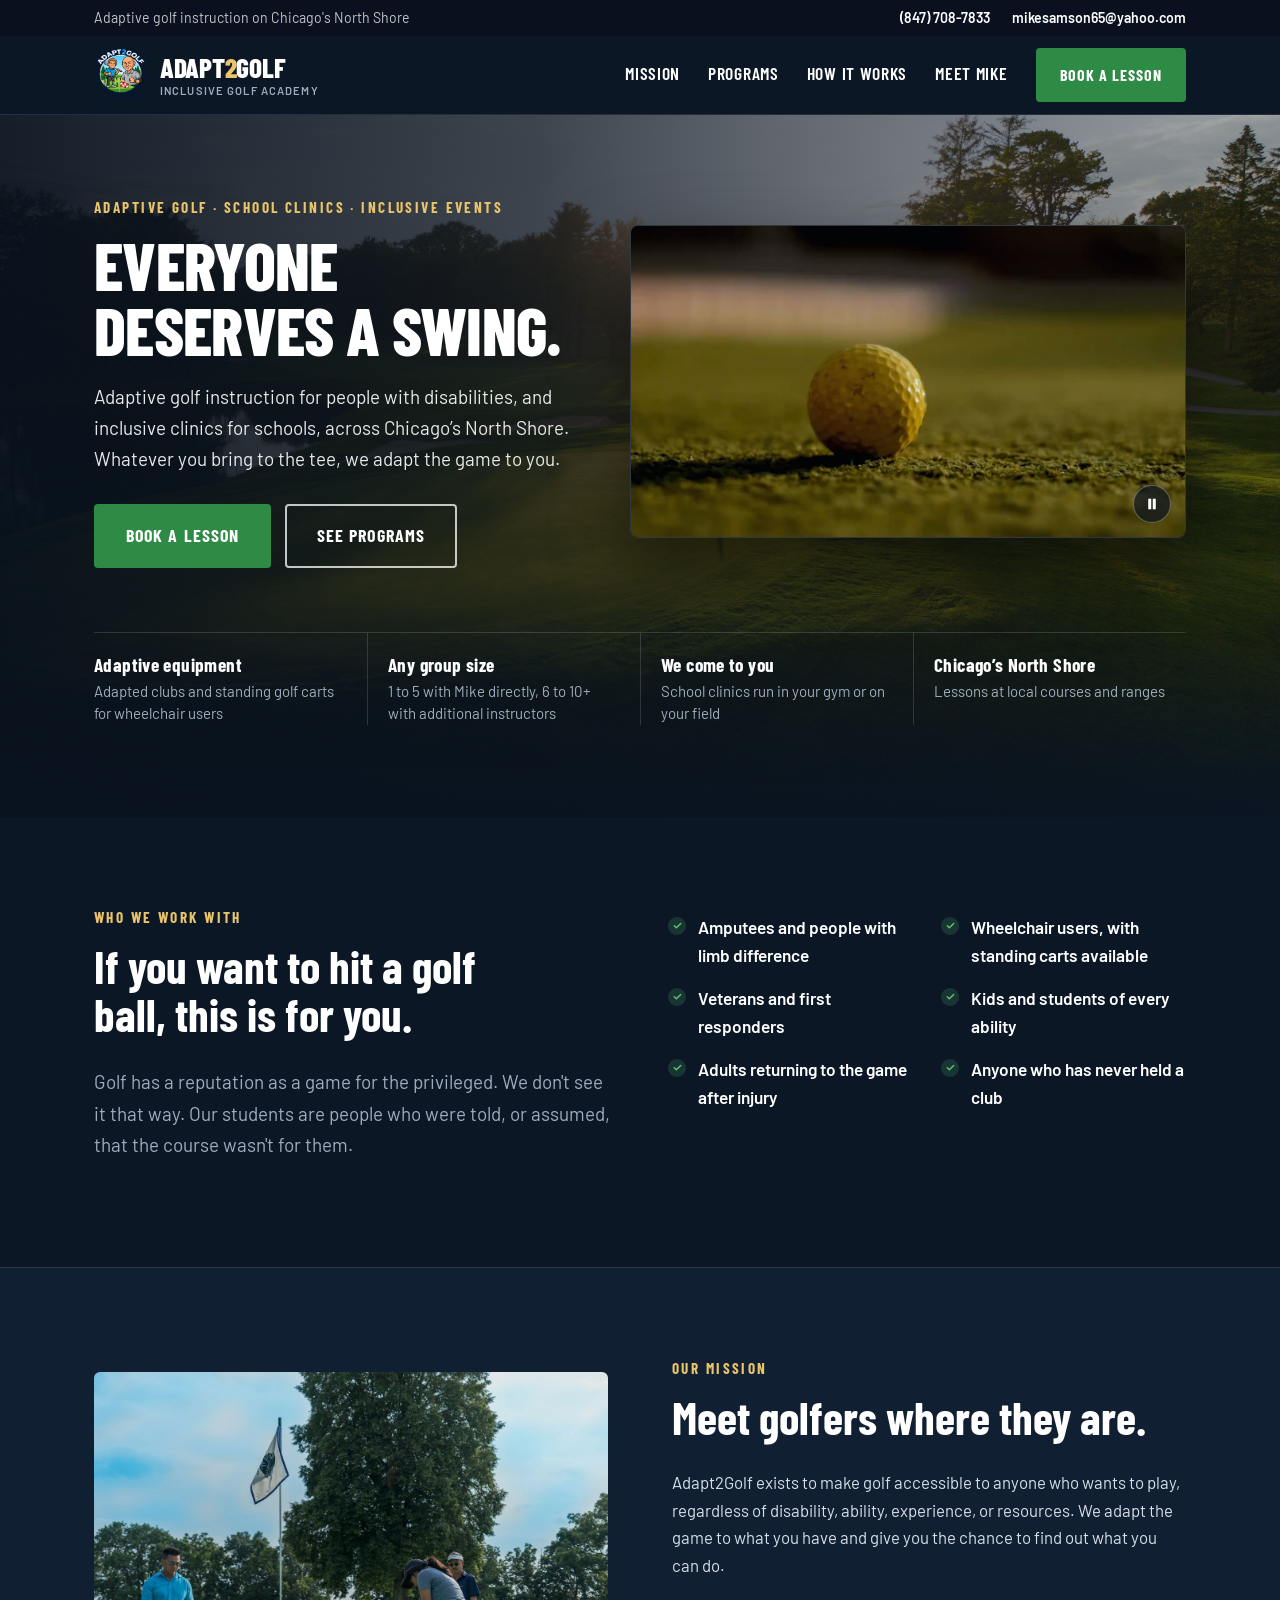
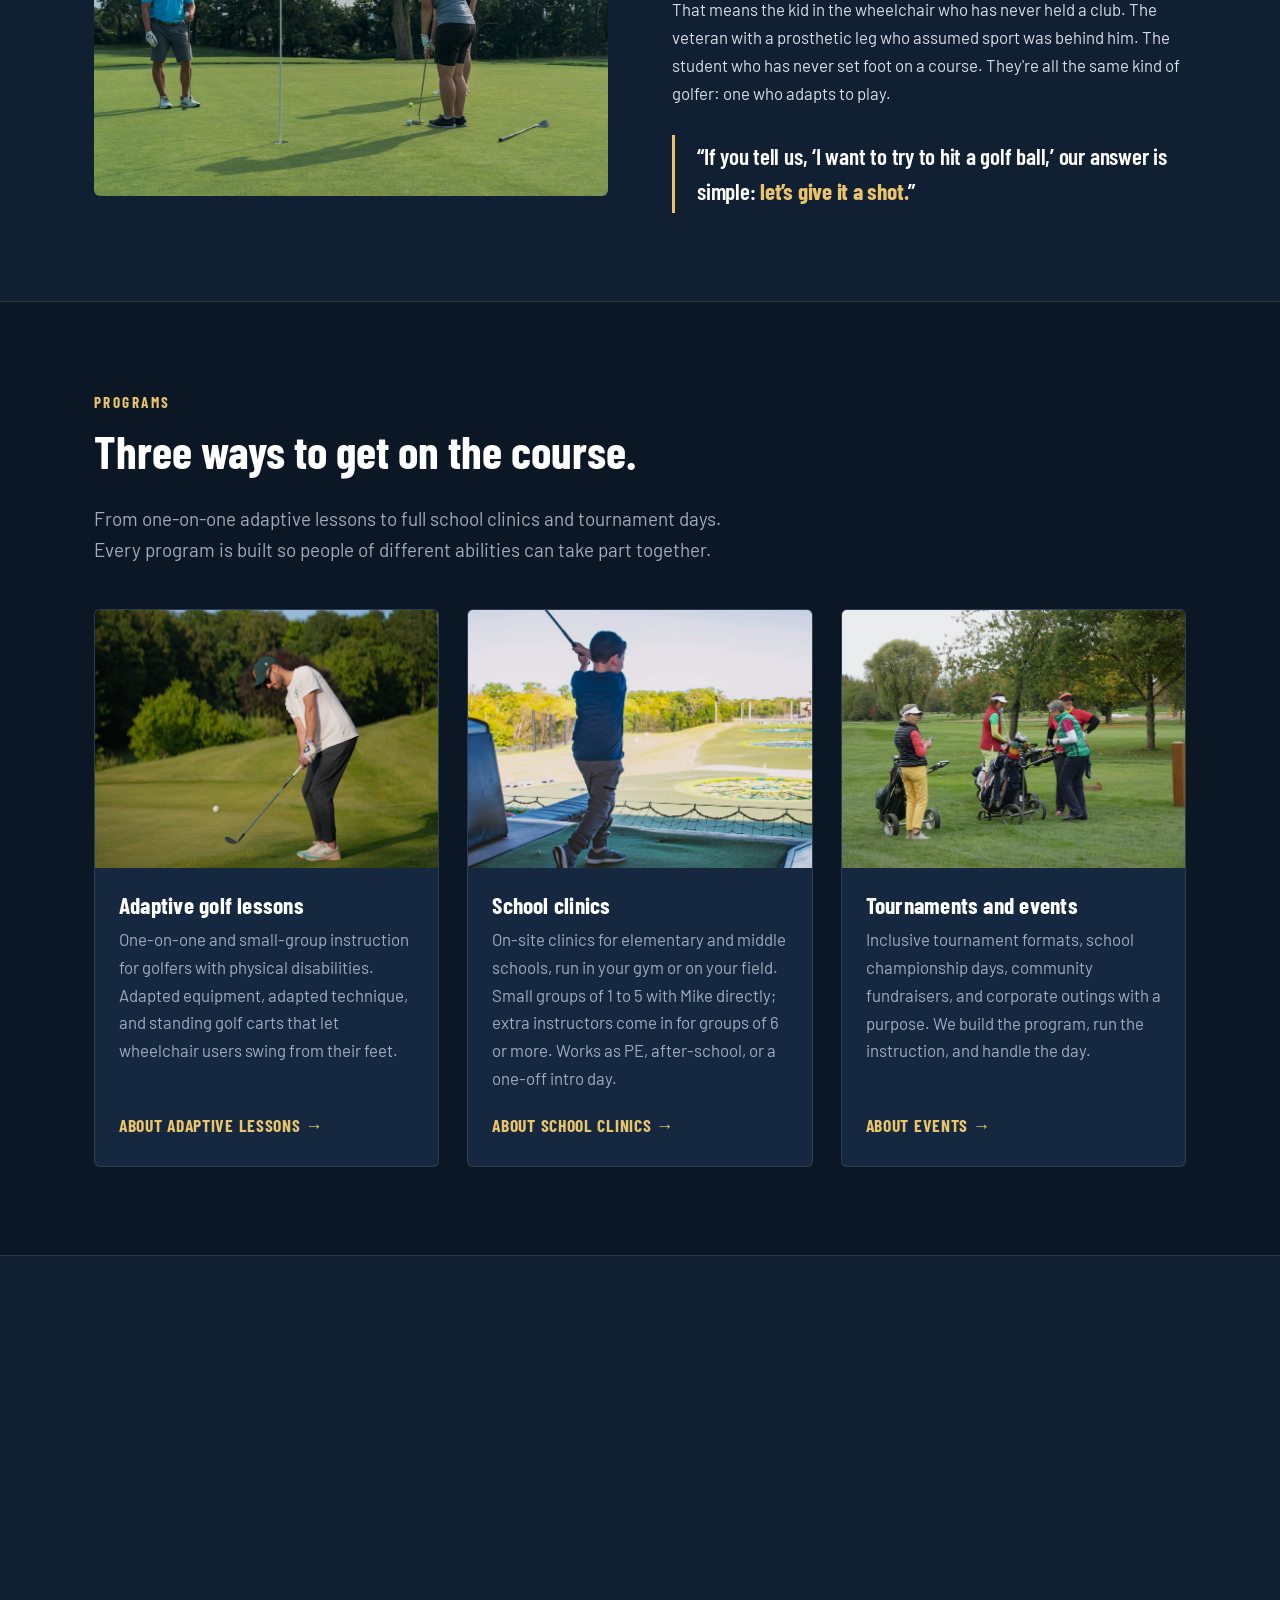
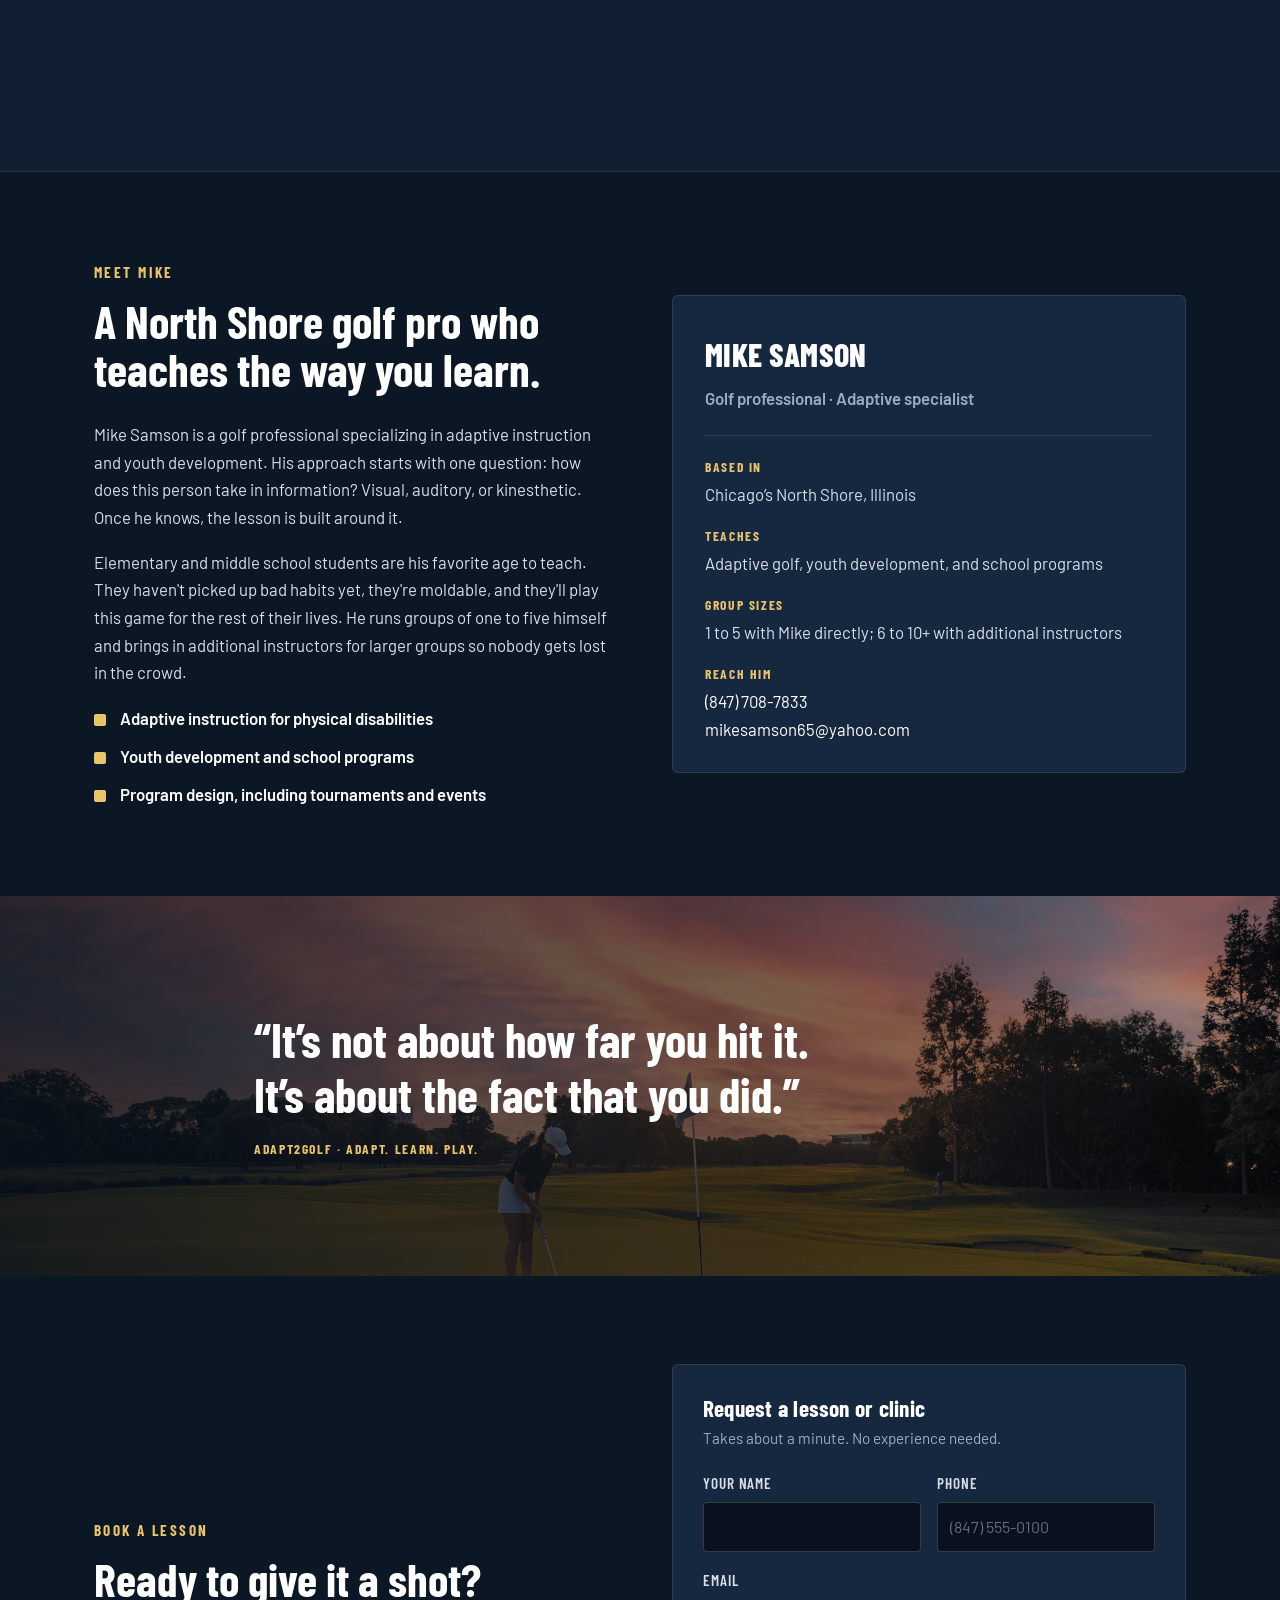
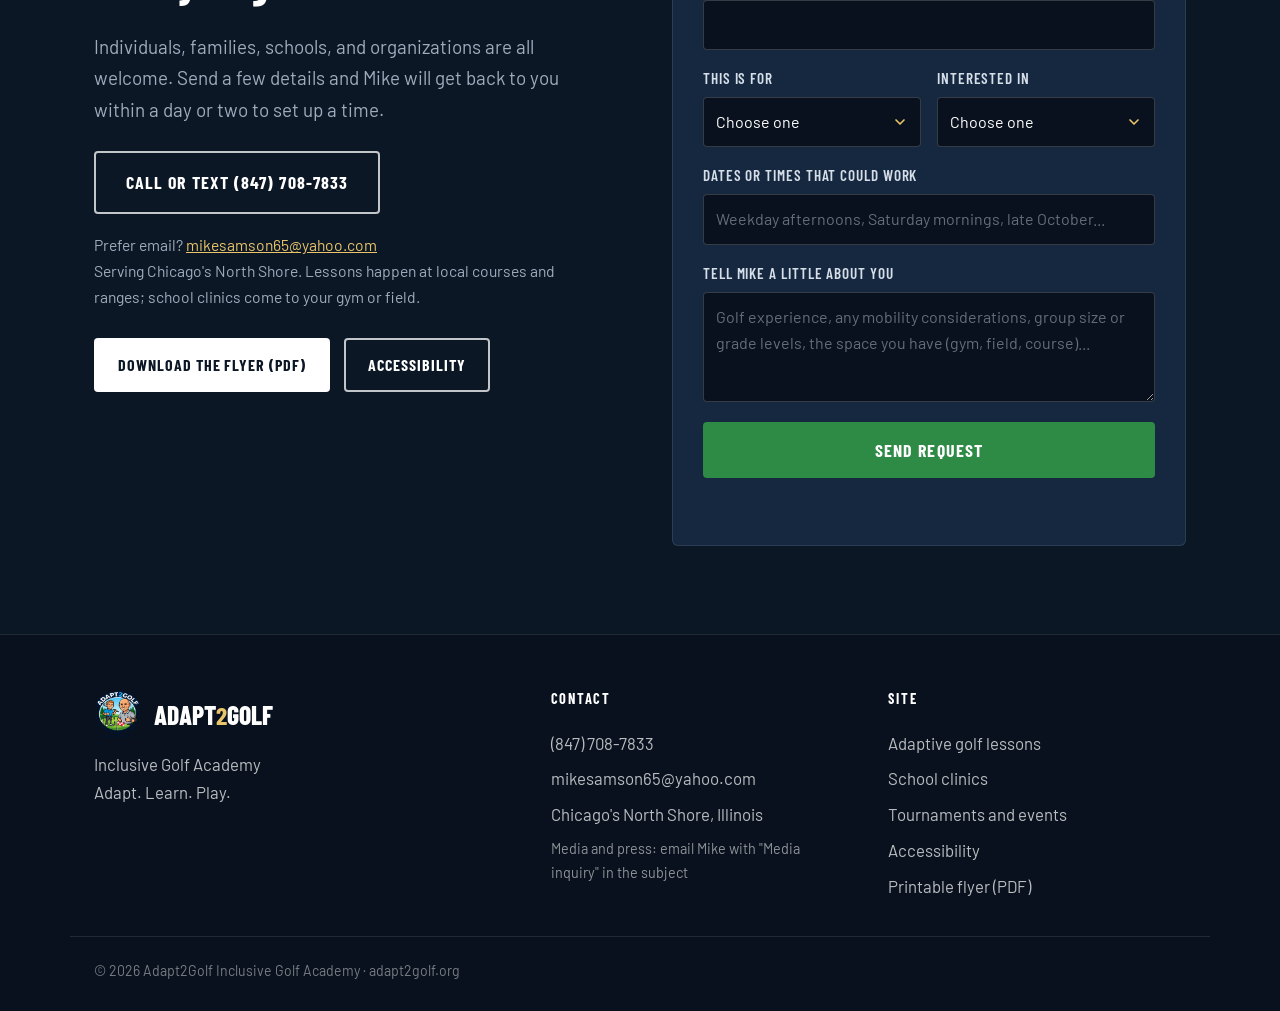
<file: index.html>
<!DOCTYPE html>
<html lang="en">
<head>
<meta charset="utf-8">
<meta name="viewport" content="width=device-width, initial-scale=1, viewport-fit=cover">
<title>Adapt2Golf | Inclusive Golf Academy</title>
<meta name="description" content="Adapt2Golf brings adaptive golf instruction to people with disabilities and inclusive golf clinics to schools across Chicago's North Shore. Adapt. Learn. Play.">
<meta property="og:title" content="Adapt2Golf | Inclusive Golf Academy">
<meta property="og:description" content="Adaptive golf instruction and inclusive school clinics on Chicago's North Shore. Everyone deserves a swing.">
<meta property="og:image" content="https://adapt2golf.org/images/cover-poster.jpg">
<meta property="og:url" content="https://adapt2golf.org">
<meta property="og:type" content="website">
<meta name="theme-color" content="#0E1A2B">
<link rel="icon" type="image/webp" href="/images/logo.webp">
<link rel="preconnect" href="https://fonts.googleapis.com">
<link rel="preconnect" href="https://fonts.gstatic.com" crossorigin>
<link rel="stylesheet" href="https://fonts.googleapis.com/css2?family=Barlow+Condensed:wght@600;700;800&family=Barlow:wght@400;500;600;700&display=swap">
<script>document.documentElement.className += ' js';</script>
<link rel="stylesheet" href="/css/site.css">
</head>
<body>

<div class="topbar">
  <div class="wrap">
    <span class="topbar-tag">Adaptive golf instruction on Chicago's North Shore</span>
    <span class="topbar-contact">
      <a href="tel:+18477087833">(847) 708-7833</a>
      <a href="mailto:mikesamson65@yahoo.com">mikesamson65@yahoo.com</a>
    </span>
  </div>
</div>

<header class="nav" id="nav">
  <div class="wrap nav-inner">
    <a class="brand" href="#top">
      <img src="/images/logo.webp" alt="" width="54" height="54">
      <span class="brand-text"><span class="brand-name">Adapt<b>2</b>Golf</span><small>Inclusive Golf Academy</small></span>
    </a>
    <button class="nav-toggle" id="nav-toggle" aria-expanded="false" aria-controls="menu">Menu</button>
    <nav class="menu" id="menu">
      <a href="#mission">Mission</a>
      <a href="#programs">Programs</a>
      <a href="#how">How it works</a>
      <a href="#mike">Meet Mike</a>
      <a class="btn btn-green" href="#book">Book a lesson</a>
    </nav>
  </div>
</header>

<section class="hero" id="top">
  <img class="hero-img" src="/images/hero-sunrise.jpg" alt="">
  <div class="hero-shade"></div>
  <div class="wrap hero-inner">
    <div>
      <p class="kicker">Adaptive golf &middot; School clinics &middot; Inclusive events</p>
      <h1>Everyone deserves a swing.</h1>
      <p class="lead">Adaptive golf instruction for people with disabilities, and inclusive clinics for schools, across Chicago&rsquo;s North Shore. Whatever you bring to the tee, we adapt the game to you.</p>
      <div class="hero-actions">
        <a class="btn btn-green btn-lg" href="#book">Book a lesson</a>
        <a class="btn btn-outline btn-lg" href="#programs">See programs</a>
      </div>
    </div>
    <div class="hero-video">
      <video id="cover-video" autoplay muted loop playsinline preload="metadata"
             poster="images/video-poster.jpg"
             aria-label="Adapt2Golf promo video: a putter strikes a ball, then golfers of all ages practice and are coached under the words Adapt, Learn, Play.">
        <source src="/video/promo-1080.mp4" type="video/mp4" media="(min-width: 1000px) and (min-resolution: 1.5dppx)">
        <source src="/video/promo-720.mp4" type="video/mp4">
      </video>
      <button class="cover-toggle" id="cover-toggle" type="button" aria-label="Pause video">
        <svg class="icon-pause" viewBox="0 0 24 24" aria-hidden="true"><path d="M7 5h4v14H7zM13 5h4v14h-4z"/></svg>
        <svg class="icon-play" viewBox="0 0 24 24" aria-hidden="true"><path d="M8 5v14l11-7z"/></svg>
      </button>
    </div>
  </div>
  <div class="wrap hero-facts">
    <div><strong>Adaptive equipment</strong>Adapted clubs and standing golf carts for wheelchair users</div>
    <div><strong>Any group size</strong>1 to 5 with Mike directly, 6 to 10+ with additional instructors</div>
    <div><strong>We come to you</strong>School clinics run in your gym or on your field</div>
    <div><strong>Chicago&rsquo;s North Shore</strong>Lessons at local courses and ranges</div>
  </div>
</section>

<!-- Stats bar: replace the four numbers with real ones, then remove the "hidden" attribute. -->
<section class="stats" hidden>
  <div class="wrap">
    <div class="stat"><strong>0</strong><span>students taught</span></div>
    <div class="stat"><strong>0</strong><span>school clinics run</span></div>
    <div class="stat"><strong>0</strong><span>years teaching golf</span></div>
    <div class="stat"><strong>0</strong><span>North Shore courses and ranges</span></div>
  </div>
</section>

<section class="section">
  <div class="wrap split rv">
    <div>
      <p class="kicker">Who we work with</p>
      <h2>If you want to hit a golf ball, this is for you.</h2>
      <p class="lead">Golf has a reputation as a game for the privileged. We don't see it that way. Our students are people who were told, or assumed, that the course wasn't for them.</p>
    </div>
    <ul class="who-list">
      <li>Amputees and people with limb difference</li>
      <li>Wheelchair users, with standing carts available</li>
      <li>Veterans and first responders</li>
      <li>Kids and students of every ability</li>
      <li>Adults returning to the game after injury</li>
      <li>Anyone who has never held a club</li>
    </ul>
  </div>
</section>

<section class="section alt" id="mission">
  <div class="wrap split-media rv">
    <figure class="media">
      <img src="/images/mission-group.jpg" alt="A group of golfers together on the green">
    </figure>
    <div>
      <p class="kicker">Our mission</p>
      <h2>Meet golfers where they are.</h2>
      <p>Adapt2Golf exists to make golf accessible to anyone who wants to play, regardless of disability, ability, experience, or resources. We adapt the game to what you have and give you the chance to find out what you can do.</p>
      <p>That means the kid in the wheelchair who has never held a club. The veteran with a prosthetic leg who assumed sport was behind him. The student who has never set foot on a course. They're all the same kind of golfer: one who adapts to play.</p>
      <blockquote class="pull">&ldquo;If you tell us, &lsquo;I want to try to hit a golf ball,&rsquo; our answer is simple: <strong>let&rsquo;s give it a shot.</strong>&rdquo;</blockquote>
    </div>
  </div>
</section>

<section class="section" id="programs">
  <div class="wrap">
    <div class="section-head rv">
      <p class="kicker">Programs</p>
      <h2>Three ways to get on the course.</h2>
      <p class="lead">From one-on-one adaptive lessons to full school clinics and tournament days. Every program is built so people of different abilities can take part together.</p>
    </div>
    <div class="cards rv">
      <article class="card">
        <div class="card-img"><img src="/images/prog-adaptive.jpg" alt="A golfer working on a chip shot on the course"></div>
        <div class="card-body">
          <h3>Adaptive golf lessons</h3>
          <p>One-on-one and small-group instruction for golfers with physical disabilities. Adapted equipment, adapted technique, and standing golf carts that let wheelchair users swing from their feet.</p>
          <a href="/programs/adaptive-lessons.html">About adaptive lessons &rarr;</a>
        </div>
      </article>
      <article class="card">
        <div class="card-img"><img src="/images/prog-schools.jpg" alt="A young golfer hitting balls at the driving range"></div>
        <div class="card-body">
          <h3>School clinics</h3>
          <p>On-site clinics for elementary and middle schools, run in your gym or on your field. Small groups of 1 to 5 with Mike directly; extra instructors come in for groups of 6 or more. Works as PE, after-school, or a one-off intro day.</p>
          <a href="/programs/school-clinics.html">About school clinics &rarr;</a>
        </div>
      </article>
      <article class="card">
        <div class="card-img"><img src="/images/prog-events.jpg" alt="A group of golfers walking the course with their bags"></div>
        <div class="card-body">
          <h3>Tournaments and events</h3>
          <p>Inclusive tournament formats, school championship days, community fundraisers, and corporate outings with a purpose. We build the program, run the instruction, and handle the day.</p>
          <a href="/programs/events.html">About events &rarr;</a>
        </div>
      </article>
    </div>
  </div>
</section>

<section class="section alt" id="how">
  <div class="wrap">
    <div class="section-head rv">
      <p class="kicker">How it works</p>
      <h2>Your first lesson, start to finish.</h2>
    </div>
    <ol class="steps rv">
      <li>
        <span class="step-num">1</span>
        <h3>Reach out</h3>
        <p>Call, text, or email Mike. Tell him about yourself, or your students, and what you'd like to try. No experience needed.</p>
      </li>
      <li>
        <span class="step-num">2</span>
        <h3>We figure out how you learn</h3>
        <p>Some people learn by watching, some by listening, some by feel. Mike works that out in the first five minutes and teaches to it, so nothing gets complicated.</p>
      </li>
      <li>
        <span class="step-num">3</span>
        <h3>You hit a golf ball</h3>
        <p>Simple, rewarding, and fun. It isn't about how far it goes. It's about the fact that you did it.</p>
      </li>
    </ol>
  </div>
</section>

<section class="section" id="mike">
  <div class="wrap split-media reverse rv">
    <aside class="profile">
      <p class="profile-name">Mike Samson</p>
      <p class="profile-role">Golf professional &middot; Adaptive specialist</p>
      <dl class="profile-facts">
        <div><dt>Based in</dt><dd>Chicago&rsquo;s North Shore, Illinois</dd></div>
        <div><dt>Teaches</dt><dd>Adaptive golf, youth development, and school programs</dd></div>
        <div><dt>Group sizes</dt><dd>1 to 5 with Mike directly; 6 to 10+ with additional instructors</dd></div>
        <div><dt>Reach him</dt><dd><a href="tel:+18477087833">(847) 708-7833</a><br><a href="mailto:mikesamson65@yahoo.com">mikesamson65@yahoo.com</a></dd></div>
      </dl>
    </aside>
    <div>
      <p class="kicker">Meet Mike</p>
      <h2>A North Shore golf pro who teaches the way you learn.</h2>
      <p>Mike Samson is a golf professional specializing in adaptive instruction and youth development. His approach starts with one question: how does this person take in information? Visual, auditory, or kinesthetic. Once he knows, the lesson is built around it.</p>
      <p>Elementary and middle school students are his favorite age to teach. They haven't picked up bad habits yet, they're moldable, and they'll play this game for the rest of their lives. He runs groups of one to five himself and brings in additional instructors for larger groups so nobody gets lost in the crowd.</p>
      <ul class="creds">
        <li>Adaptive instruction for physical disabilities</li>
        <li>Youth development and school programs</li>
        <li>Program design, including tournaments and events</li>
      </ul>
    </div>
  </div>
</section>

<section class="band">
  <img src="/images/statement-sunset.jpg" alt="">
  <div class="wrap band-content rv">
    <p class="band-quote">&ldquo;It&rsquo;s not about how far you hit it. It&rsquo;s about the fact that you did.&rdquo;</p>
    <p class="band-attr">Adapt2Golf &middot; Adapt. Learn. Play.</p>
  </div>
</section>

<section class="section" id="book">
  <div class="wrap split-media rv">
    <div>
      <p class="kicker">Book a lesson</p>
      <h2>Ready to give it a shot?</h2>
      <p class="lead">Individuals, families, schools, and organizations are all welcome. Send a few details and Mike will get back to you within a day or two to set up a time.</p>
      <div class="contact-actions">
        <a class="btn btn-outline btn-lg" href="tel:+18477087833">Call or text (847) 708-7833</a>
      </div>
      <p class="contact-note">Prefer email? <a href="mailto:mikesamson65@yahoo.com">mikesamson65@yahoo.com</a><br>Serving Chicago's North Shore. Lessons happen at local courses and ranges; school clinics come to your gym or field.</p>
      <div class="resources">
        <a class="btn btn-light" href="/flyer.pdf" download>Download the flyer (PDF)</a>
        <a class="btn btn-outline" href="/accessibility.html">Accessibility</a>
      </div>
    </div>
    <aside class="book-card" id="contact">
      <form id="book-form" novalidate data-endpoint="https://formspree.io/f/mjyganjg">
        <h3>Request a lesson or clinic</h3>
        <p class="form-note">Takes about a minute. No experience needed.</p>
        <div class="form-grid">
          <div class="field">
            <label for="bf-name">Your name</label>
            <input id="bf-name" name="name" type="text" autocomplete="name" required>
          </div>
          <div class="field">
            <label for="bf-phone">Phone</label>
            <input id="bf-phone" name="phone" type="tel" autocomplete="tel" placeholder="(847) 555-0100">
          </div>
          <div class="field full">
            <label for="bf-email">Email</label>
            <input id="bf-email" name="email" type="email" autocomplete="email" required>
          </div>
          <div class="field">
            <label for="bf-for">This is for</label>
            <select id="bf-for" name="booking_for" required>
              <option value="">Choose one</option>
              <option>Myself</option>
              <option>My child or family member</option>
              <option>A school</option>
              <option>An organization or group</option>
            </select>
          </div>
          <div class="field">
            <label for="bf-program">Interested in</label>
            <select id="bf-program" name="program" required>
              <option value="">Choose one</option>
              <option>Adaptive golf lesson</option>
              <option>School clinic</option>
              <option>Tournament or event</option>
              <option>Not sure yet</option>
            </select>
          </div>
          <div class="field full">
            <label for="bf-dates">Dates or times that could work</label>
            <input id="bf-dates" name="preferred_dates" type="text" placeholder="Weekday afternoons, Saturday mornings, late October...">
          </div>
          <div class="field full">
            <label for="bf-notes">Tell Mike a little about you</label>
            <textarea id="bf-notes" name="message" placeholder="Golf experience, any mobility considerations, group size or grade levels, the space you have (gym, field, course)..."></textarea>
          </div>
        </div>
        <input type="text" name="_gotcha" tabindex="-1" autocomplete="off" style="display:none" aria-hidden="true">
        <div class="form-foot">
          <button class="btn btn-green btn-lg" type="submit" id="bf-submit">Send request</button>
          <p class="form-status" id="bf-status" aria-live="polite"></p>
        </div>
      </form>
      <div class="book-done" id="book-done" hidden>
        <svg viewBox="0 0 24 24" fill="none" stroke="#5FC774" stroke-width="2" stroke-linecap="round" stroke-linejoin="round" aria-hidden="true"><circle cx="12" cy="12" r="10"/><path d="M8 12.5l2.5 2.5L16 9.5"/></svg>
        <h3>Request sent</h3>
        <p>Thanks! Mike will reach out within a day or two to find a time that works.</p>
      </div>
    </aside>
  </div>
</section>

<footer class="footer">
  <div class="wrap footer-grid">
    <div>
      <div class="brand-foot">
        <img src="/images/logo.webp" alt="">
        <span>Adapt<b>2</b>Golf</span>
      </div>
      <p>Inclusive Golf Academy<br>Adapt. Learn. Play.</p>
    </div>
    <div class="footer-col">
      <h4>Contact</h4>
      <a href="tel:+18477087833">(847) 708-7833</a>
      <a href="mailto:mikesamson65@yahoo.com">mikesamson65@yahoo.com</a>
      <span>Chicago's North Shore, Illinois</span>
      <a class="small-note" href="mailto:mikesamson65@yahoo.com?subject=Media%20inquiry%20for%20Adapt2Golf">Media and press: email Mike with "Media inquiry" in the subject</a>
    </div>
    <div class="footer-col">
      <h4>Site</h4>
      <a href="/programs/adaptive-lessons.html">Adaptive golf lessons</a>
      <a href="/programs/school-clinics.html">School clinics</a>
      <a href="/programs/events.html">Tournaments and events</a>
      <a href="/accessibility.html">Accessibility</a>
      <a href="/flyer.pdf" download>Printable flyer (PDF)</a>
    </div>
  </div>
  <div class="wrap footer-bottom">&copy; 2026 Adapt2Golf Inclusive Golf Academy &middot; adapt2golf.org</div>
</footer>

<script>
  const nav = document.getElementById('nav');
  const toggle = document.getElementById('nav-toggle');
  const menu = document.getElementById('menu');

  toggle.addEventListener('click', () => {
    const open = menu.classList.toggle('open');
    toggle.setAttribute('aria-expanded', String(open));
  });
  menu.querySelectorAll('a').forEach(a => a.addEventListener('click', () => {
    menu.classList.remove('open');
    toggle.setAttribute('aria-expanded', 'false');
  }));

  window.addEventListener('scroll', () => {
    nav.classList.toggle('scrolled', window.scrollY > 8);
  }, { passive: true });

  // Cover video: let people pause it, and stop decoding once it is off screen.
  const video = document.getElementById('cover-video');
  const coverToggle = document.getElementById('cover-toggle');
  let userPaused = false;
  const play = () => video.play().catch(() => {});
  const syncToggle = () => {
    coverToggle.classList.toggle('is-paused', video.paused);
    coverToggle.setAttribute('aria-label', video.paused ? 'Play video' : 'Pause video');
  };
  coverToggle.addEventListener('click', () => {
    userPaused = !video.paused;
    if (video.paused) { play(); } else { video.pause(); }
  });
  video.addEventListener('play', syncToggle);
  video.addEventListener('pause', syncToggle);
  syncToggle();
  new IntersectionObserver(([entry]) => {
    if (!entry.isIntersecting) { video.pause(); }
    else if (!userPaused) { play(); }
  }, { threshold: 0.15 }).observe(video);

  // Booking form: posts to Formspree. Until the form ID is set, it opens an email instead.
  const form = document.getElementById('book-form');
  const status = document.getElementById('bf-status');
  const submitBtn = document.getElementById('bf-submit');
  form.addEventListener('submit', async (e) => {
    e.preventDefault();
    if (!form.checkValidity()) {
      form.reportValidity();
      status.className = 'form-status err';
      status.textContent = 'Please fill in your name, email, and the two choices above.';
      return;
    }
    const data = new FormData(form);
    const endpoint = form.dataset.endpoint;
    if (endpoint.includes('YOUR_FORM_ID')) {
      const lines = [];
      for (const [k, v] of data.entries()) { if (k !== '_gotcha' && v) lines.push(k.replace(/_/g, ' ') + ': ' + v); }
      const subject = encodeURIComponent('Adapt2Golf request from ' + data.get('name'));
      window.location.href = 'mailto:mikesamson65@yahoo.com?subject=' + subject + '&body=' + encodeURIComponent(lines.join('\n'));
      status.className = 'form-status';
      status.textContent = 'Opening your email app with the request filled in.';
      return;
    }
    submitBtn.disabled = true;
    status.className = 'form-status';
    status.textContent = 'Sending...';
    try {
      const res = await fetch(endpoint, { method: 'POST', body: data, headers: { 'Accept': 'application/json' } });
      if (!res.ok) throw new Error('bad status');
      form.hidden = true;
      document.getElementById('book-done').hidden = false;
    } catch (err) {
      submitBtn.disabled = false;
      status.className = 'form-status err';
      status.textContent = 'That didn\'t go through. Please try again, or call or text (847) 708-7833.';
    }
  });

  // Only sections below the first screen animate in; everything else is visible at rest.
  const below = [...document.querySelectorAll('.rv')]
    .filter(el => el.getBoundingClientRect().top > window.innerHeight * 0.9);
  below.forEach(el => el.classList.add('pending'));
  const io = new IntersectionObserver(entries => {
    entries.forEach(e => {
      if (e.isIntersecting) { e.target.classList.remove('pending'); io.unobserve(e.target); }
    });
  }, { threshold: 0.1, rootMargin: '0px 0px -40px 0px' });
  below.forEach(el => io.observe(el));
  setTimeout(() => below.forEach(el => el.classList.remove('pending')), 4000);
</script>
</body>
</html>
</file>
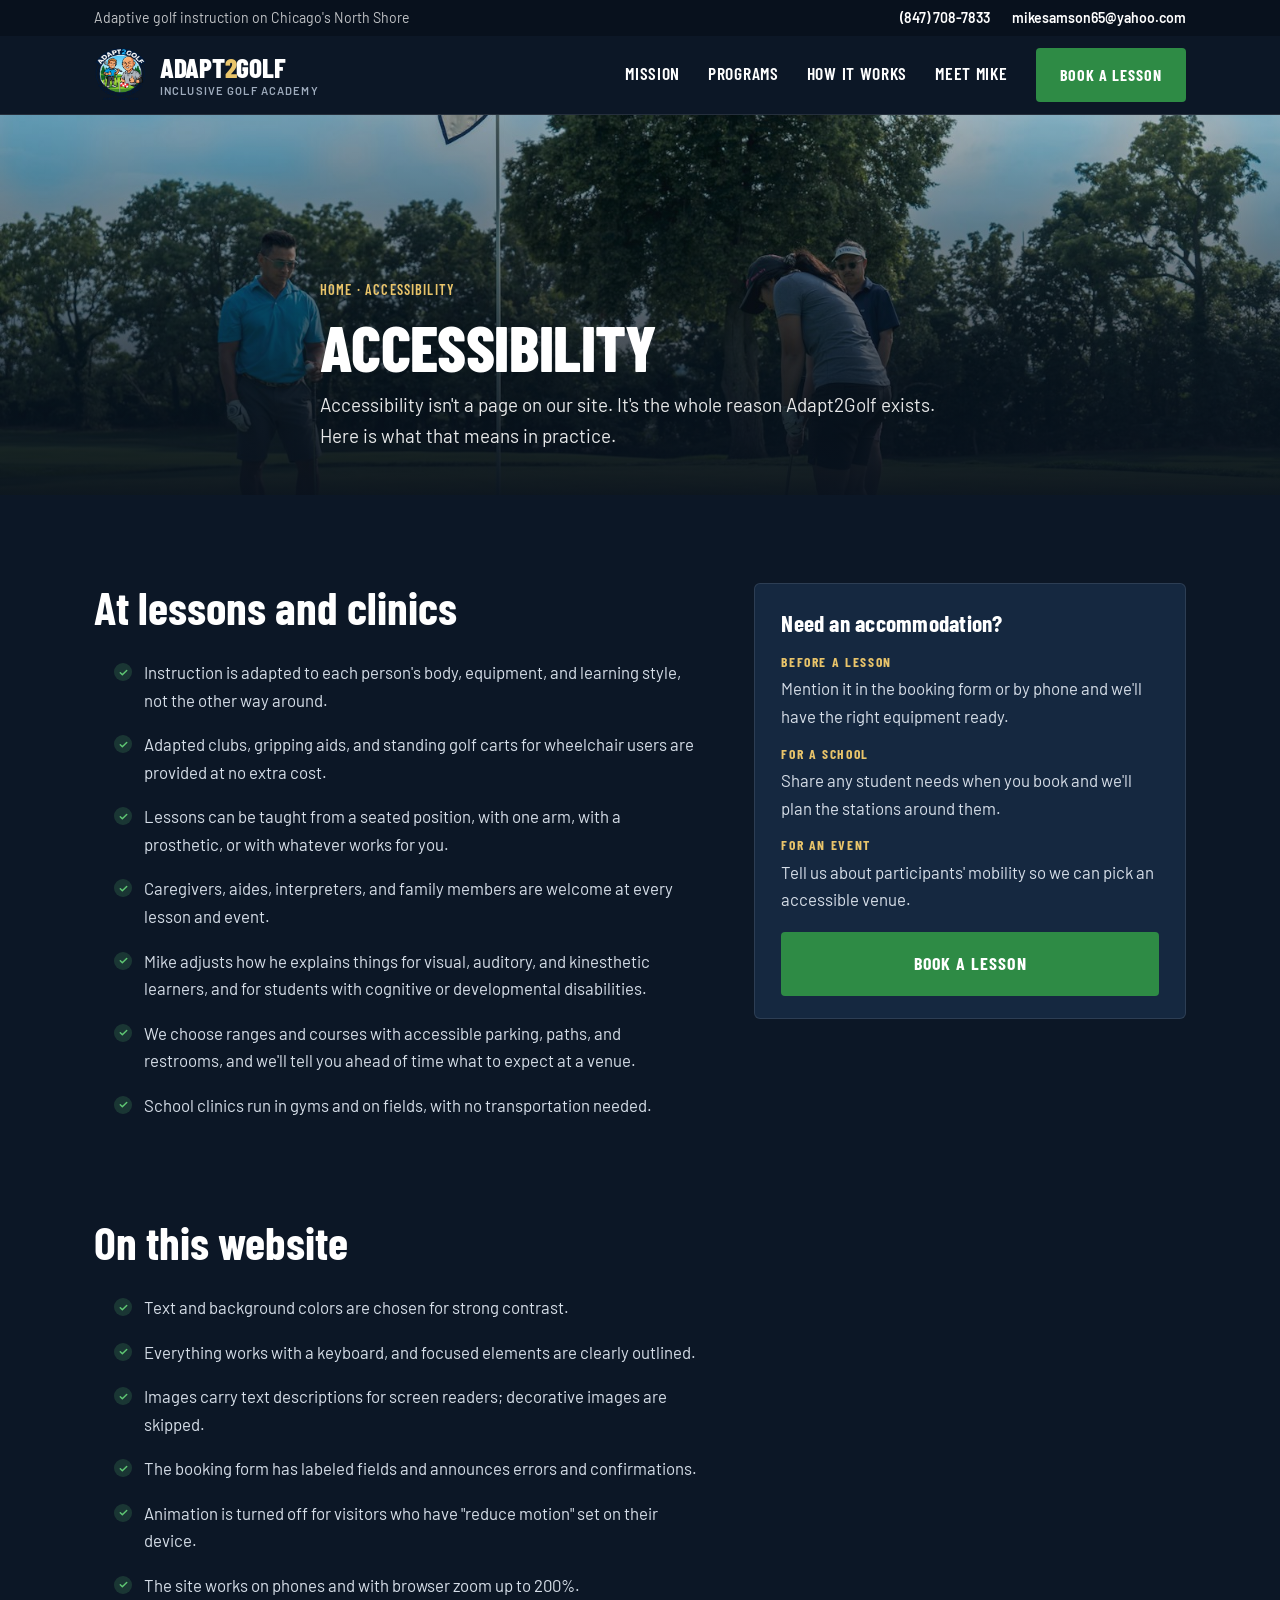
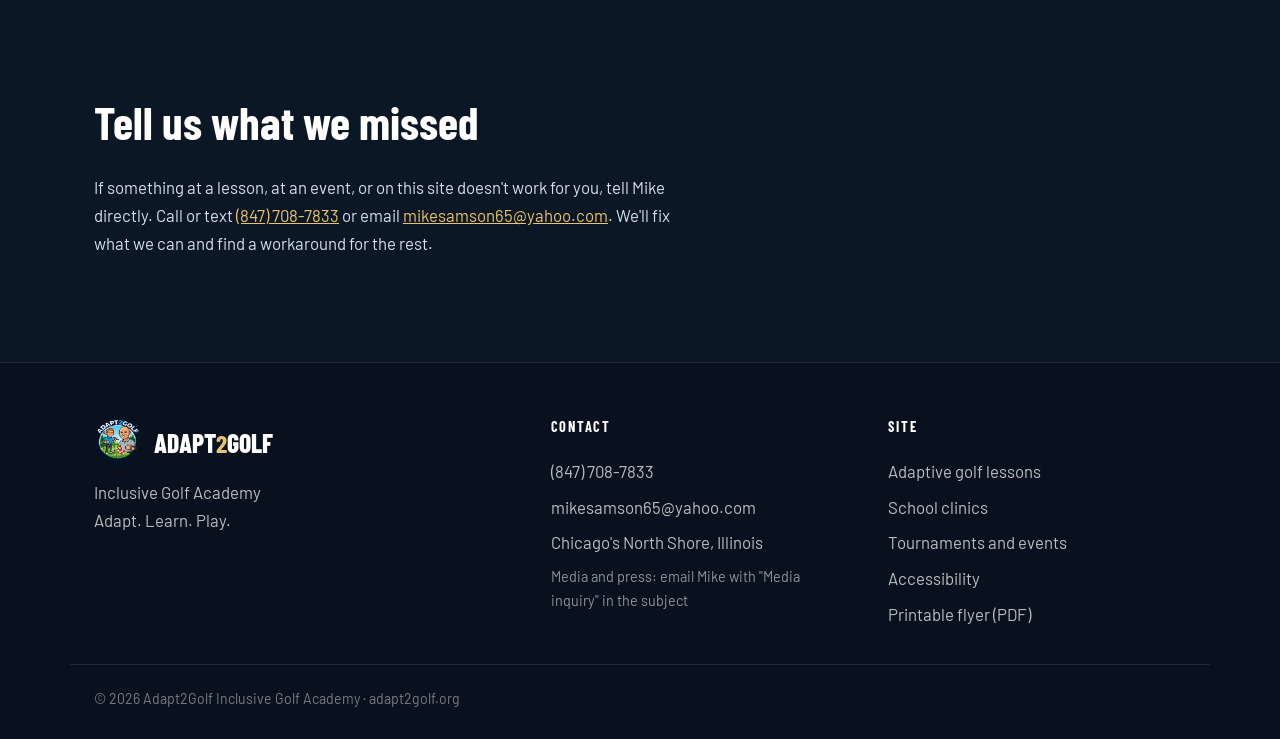
<file: accessibility.html>
<!DOCTYPE html>
<html lang="en">
<head>
<meta charset="utf-8">
<meta name="viewport" content="width=device-width, initial-scale=1, viewport-fit=cover">
<title>Accessibility | Adapt2Golf</title>
<meta name="description" content="How Adapt2Golf makes lessons, events, and this website accessible to people with disabilities, and how to tell us when something isn't working.">
<meta property="og:title" content="Accessibility | Adapt2Golf">
<meta property="og:description" content="How Adapt2Golf makes lessons, events, and this website accessible to people with disabilities, and how to tell us when something isn't working.">
<meta property="og:image" content="https://adapt2golf.org/images/cover-poster.jpg">
<meta property="og:url" content="https://adapt2golf.org/accessibility.html">
<meta property="og:type" content="website">
<meta name="theme-color" content="#0C1726">
<link rel="icon" type="image/webp" href="/images/logo.webp">
<link rel="preconnect" href="https://fonts.googleapis.com">
<link rel="preconnect" href="https://fonts.gstatic.com" crossorigin>
<link rel="stylesheet" href="https://fonts.googleapis.com/css2?family=Barlow+Condensed:wght@600;700;800&family=Barlow:wght@400;500;600;700&display=swap">
<link rel="stylesheet" href="/css/site.css">
</head>
<body>

<div class="topbar">
  <div class="wrap">
    <span class="topbar-tag">Adaptive golf instruction on Chicago's North Shore</span>
    <span class="topbar-contact">
      <a href="tel:+18477087833">(847) 708-7833</a>
      <a href="mailto:mikesamson65@yahoo.com">mikesamson65@yahoo.com</a>
    </span>
  </div>
</div>

<header class="nav" id="nav">
  <div class="wrap nav-inner">
    <a class="brand" href="/">
      <img src="/images/logo.webp" alt="" width="54" height="54">
      <span class="brand-text"><span class="brand-name">Adapt<b>2</b>Golf</span><small>Inclusive Golf Academy</small></span>
    </a>
    <button class="nav-toggle" id="nav-toggle" aria-expanded="false" aria-controls="menu">Menu</button>
    <nav class="menu" id="menu">
      <a href="/#mission">Mission</a>
      <a href="/#programs">Programs</a>
      <a href="/#how">How it works</a>
      <a href="/#mike">Meet Mike</a>
      <a class="btn btn-green" href="/#book">Book a lesson</a>
    </nav>
  </div>
</header>

<section class="page-hero">
  <img src="/images/mission-group.jpg" alt="">
  <div class="wrap">
    <p class="crumbs"><a href="/">Home</a> &middot; Accessibility</p>
    <h1>Accessibility</h1>
    <p class="lead">Accessibility isn't a page on our site. It's the whole reason Adapt2Golf exists. Here is what that means in practice.</p>
  </div>
</section>

<section class="section">
  <div class="wrap page-grid">
    <div class="prose">
      <h2>At lessons and clinics</h2>
      <ul class="check-list">
        <li>Instruction is adapted to each person's body, equipment, and learning style, not the other way around.</li>
        <li>Adapted clubs, gripping aids, and standing golf carts for wheelchair users are provided at no extra cost.</li>
        <li>Lessons can be taught from a seated position, with one arm, with a prosthetic, or with whatever works for you.</li>
        <li>Caregivers, aides, interpreters, and family members are welcome at every lesson and event.</li>
        <li>Mike adjusts how he explains things for visual, auditory, and kinesthetic learners, and for students with cognitive or developmental disabilities.</li>
        <li>We choose ranges and courses with accessible parking, paths, and restrooms, and we'll tell you ahead of time what to expect at a venue.</li>
        <li>School clinics run in gyms and on fields, with no transportation needed.</li>
      </ul>

      <h2>On this website</h2>
      <ul class="check-list">
        <li>Text and background colors are chosen for strong contrast.</li>
        <li>Everything works with a keyboard, and focused elements are clearly outlined.</li>
        <li>Images carry text descriptions for screen readers; decorative images are skipped.</li>
        <li>The booking form has labeled fields and announces errors and confirmations.</li>
        <li>Animation is turned off for visitors who have "reduce motion" set on their device.</li>
        <li>The site works on phones and with browser zoom up to 200%.</li>
      </ul>

      <h2>Tell us what we missed</h2>
      <p>If something at a lesson, at an event, or on this site doesn't work for you, tell Mike directly. Call or text <a href="tel:+18477087833">(847) 708-7833</a> or email <a href="mailto:mikesamson65@yahoo.com">mikesamson65@yahoo.com</a>. We'll fix what we can and find a workaround for the rest.</p>
    </div>
    <aside class="aside-card">
      <h3>Need an accommodation?</h3>
      <dl>
        <div><dt>Before a lesson</dt><dd>Mention it in the booking form or by phone and we'll have the right equipment ready.</dd></div>
        <div><dt>For a school</dt><dd>Share any student needs when you book and we'll plan the stations around them.</dd></div>
        <div><dt>For an event</dt><dd>Tell us about participants' mobility so we can pick an accessible venue.</dd></div>
      </dl>
      <a class="btn btn-green btn-lg" href="/#book">Book a lesson</a>
    </aside>
  </div>
</section>

<footer class="footer">
  <div class="wrap footer-grid">
    <div>
      <div class="brand-foot">
        <img src="/images/logo.webp" alt="">
        <span>Adapt<b>2</b>Golf</span>
      </div>
      <p>Inclusive Golf Academy<br>Adapt. Learn. Play.</p>
    </div>
    <div class="footer-col">
      <h4>Contact</h4>
      <a href="tel:+18477087833">(847) 708-7833</a>
      <a href="mailto:mikesamson65@yahoo.com">mikesamson65@yahoo.com</a>
      <span>Chicago's North Shore, Illinois</span>
      <a class="small-note" href="mailto:mikesamson65@yahoo.com?subject=Media%20inquiry%20for%20Adapt2Golf">Media and press: email Mike with "Media inquiry" in the subject</a>
    </div>
    <div class="footer-col">
      <h4>Site</h4>
      <a href="/programs/adaptive-lessons.html">Adaptive golf lessons</a>
      <a href="/programs/school-clinics.html">School clinics</a>
      <a href="/programs/events.html">Tournaments and events</a>
      <a href="/accessibility.html">Accessibility</a>
      <a href="/flyer.pdf" download>Printable flyer (PDF)</a>
    </div>
  </div>
  <div class="wrap footer-bottom">&copy; 2026 Adapt2Golf Inclusive Golf Academy &middot; adapt2golf.org</div>
</footer>

<script>
  const nav = document.getElementById('nav');
  const toggle = document.getElementById('nav-toggle');
  const menu = document.getElementById('menu');
  toggle.addEventListener('click', () => {
    const open = menu.classList.toggle('open');
    toggle.setAttribute('aria-expanded', String(open));
  });
  window.addEventListener('scroll', () => { nav.classList.toggle('scrolled', window.scrollY > 8); }, { passive: true });
</script>
</body>
</html>
</file>
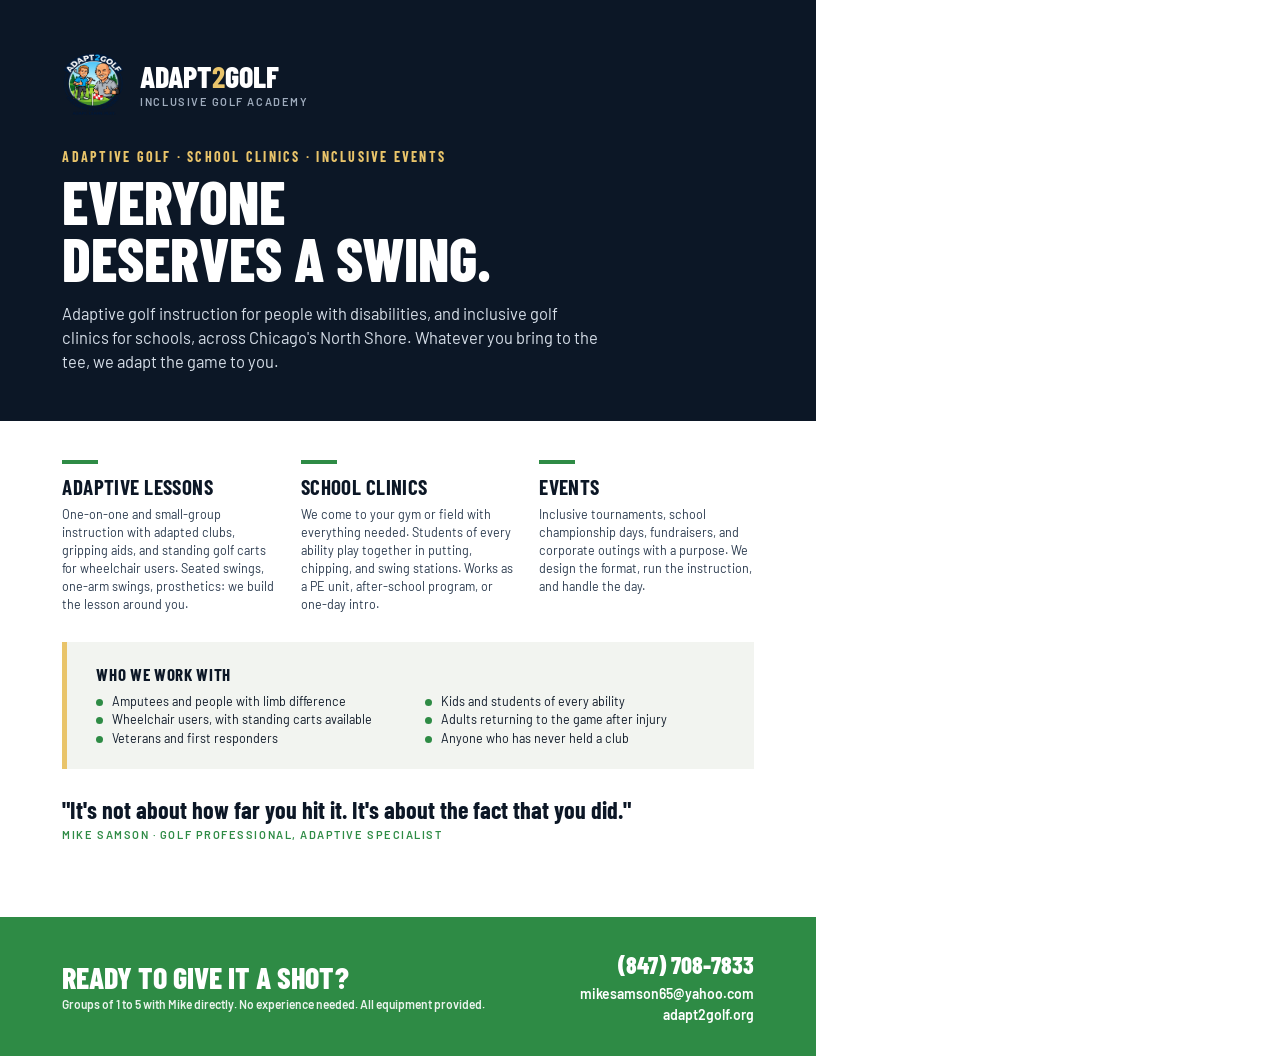
<file: flyer.html>
<!DOCTYPE html>
<html lang="en">
<head>
<meta charset="utf-8">
<title>Adapt2Golf flyer</title>
<link rel="stylesheet" href="https://fonts.googleapis.com/css2?family=Barlow+Condensed:wght@700;800&family=Barlow:wght@400;600;700&display=swap">
<style>
  @page { size: letter; margin: 0; }
  * { box-sizing: border-box; }
  html, body { margin: 0; padding: 0; }
  body { font-family: 'Barlow', 'Helvetica Neue', Arial, sans-serif; color: #0C1726; background: #fff; width: 8.5in; height: 11in; -webkit-print-color-adjust: exact; print-color-adjust: exact; }
  .sheet { width: 8.5in; height: 11in; display: flex; flex-direction: column; }
  .top { background: #0C1726; color: #fff; padding: 0.55in 0.65in 0.5in; position: relative; }
  .brand { display: flex; align-items: center; gap: 14px; margin-bottom: 0.32in; }
  .brand img { width: 64px; height: 64px; }
  .brand .name { font-family: 'Barlow Condensed'; font-weight: 800; font-size: 30px; text-transform: uppercase; line-height: 1; }
  .brand .name b { color: #E9C46A; }
  .brand .sub { font-size: 11px; letter-spacing: 0.14em; text-transform: uppercase; color: #9FACBD; font-weight: 600; margin-top: 4px; }
  .kicker { font-family: 'Barlow Condensed'; font-weight: 700; font-size: 14px; letter-spacing: 0.16em; text-transform: uppercase; color: #E9C46A; margin: 0 0 8px; }
  h1 { font-family: 'Barlow Condensed'; font-weight: 800; font-size: 60px; line-height: 0.96; text-transform: uppercase; margin: 0 0 14px; }
  .lead { font-size: 16.5px; line-height: 1.45; max-width: 5.6in; margin: 0; color: #D6DEE8; }
  .mid { padding: 0.4in 0.65in 0.3in; display: grid; grid-template-columns: 1fr 1fr 1fr; gap: 0.25in; }
  .prog h2 { font-family: 'Barlow Condensed'; font-weight: 700; font-size: 21px; margin: 0 0 6px; text-transform: uppercase; letter-spacing: 0.02em; }
  .prog h2::before { content: ''; display: block; width: 36px; height: 4px; background: #2E8B45; margin-bottom: 10px; }
  .prog p { font-size: 12.5px; line-height: 1.45; margin: 0; color: #2A3A4E; }
  .who { margin: 0 0.65in; padding: 0.22in 0.3in; background: #F2F4F0; border-left: 5px solid #E9C46A; }
  .who h3 { font-family: 'Barlow Condensed'; font-weight: 700; font-size: 17px; text-transform: uppercase; letter-spacing: 0.04em; margin: 0 0 8px; }
  .who ul { margin: 0; padding: 0; list-style: none; columns: 2; column-gap: 0.3in; font-size: 12.5px; line-height: 1.5; }
  .who li { padding-left: 16px; position: relative; break-inside: avoid; }
  .who li::before { content: ''; position: absolute; left: 0; top: 7px; width: 7px; height: 7px; border-radius: 50%; background: #2E8B45; }
  .quote { margin: 0.28in 0.65in 0; font-family: 'Barlow Condensed'; font-weight: 700; font-size: 24px; line-height: 1.15; color: #0C1726; }
  .quote small { display: block; font-family: 'Barlow'; font-weight: 600; font-size: 11px; letter-spacing: 0.14em; text-transform: uppercase; color: #2E8B45; margin-top: 6px; }
  .bottom { margin-top: auto; background: #2E8B45; color: #fff; padding: 0.32in 0.65in; display: flex; justify-content: space-between; align-items: center; gap: 0.3in; }
  .bottom .cta { font-family: 'Barlow Condensed'; font-weight: 800; font-size: 30px; text-transform: uppercase; line-height: 1; }
  .bottom .cta small { display: block; font-family: 'Barlow'; font-weight: 600; font-size: 12px; text-transform: none; letter-spacing: 0; margin-top: 6px; opacity: 0.9; }
  .contact { text-align: right; font-size: 14px; line-height: 1.5; font-weight: 600; }
  .contact b { font-family: 'Barlow Condensed'; font-size: 24px; font-weight: 800; display: block; }
</style>
</head>
<body>
<div class="sheet">
  <div class="top">
    <div class="brand">
      <img src="[data-uri]" alt="">
      <div><div class="name">Adapt<b>2</b>Golf</div><div class="sub">Inclusive Golf Academy</div></div>
    </div>
    <p class="kicker">Adaptive golf &middot; School clinics &middot; Inclusive events</p>
    <h1>Everyone<br>deserves a swing.</h1>
    <p class="lead">Adaptive golf instruction for people with disabilities, and inclusive golf clinics for schools, across Chicago's North Shore. Whatever you bring to the tee, we adapt the game to you.</p>
  </div>

  <div class="mid">
    <div class="prog"><h2>Adaptive lessons</h2><p>One-on-one and small-group instruction with adapted clubs, gripping aids, and standing golf carts for wheelchair users. Seated swings, one-arm swings, prosthetics: we build the lesson around you.</p></div>
    <div class="prog"><h2>School clinics</h2><p>We come to your gym or field with everything needed. Students of every ability play together in putting, chipping, and swing stations. Works as a PE unit, after-school program, or one-day intro.</p></div>
    <div class="prog"><h2>Events</h2><p>Inclusive tournaments, school championship days, fundraisers, and corporate outings with a purpose. We design the format, run the instruction, and handle the day.</p></div>
  </div>

  <div class="who">
    <h3>Who we work with</h3>
    <ul>
      <li>Amputees and people with limb difference</li>
      <li>Wheelchair users, with standing carts available</li>
      <li>Veterans and first responders</li>
      <li>Kids and students of every ability</li>
      <li>Adults returning to the game after injury</li>
      <li>Anyone who has never held a club</li>
    </ul>
  </div>

  <p class="quote">"It's not about how far you hit it. It's about the fact that you did."<small>Mike Samson &middot; Golf professional, adaptive specialist</small></p>

  <div class="bottom">
    <div class="cta">Ready to give it a shot?<small>Groups of 1 to 5 with Mike directly. No experience needed. All equipment provided.</small></div>
    <div class="contact"><b>(847) 708-7833</b>mikesamson65@yahoo.com<br>adapt2golf.org</div>
  </div>
</div>
</body>
</html>
</file>
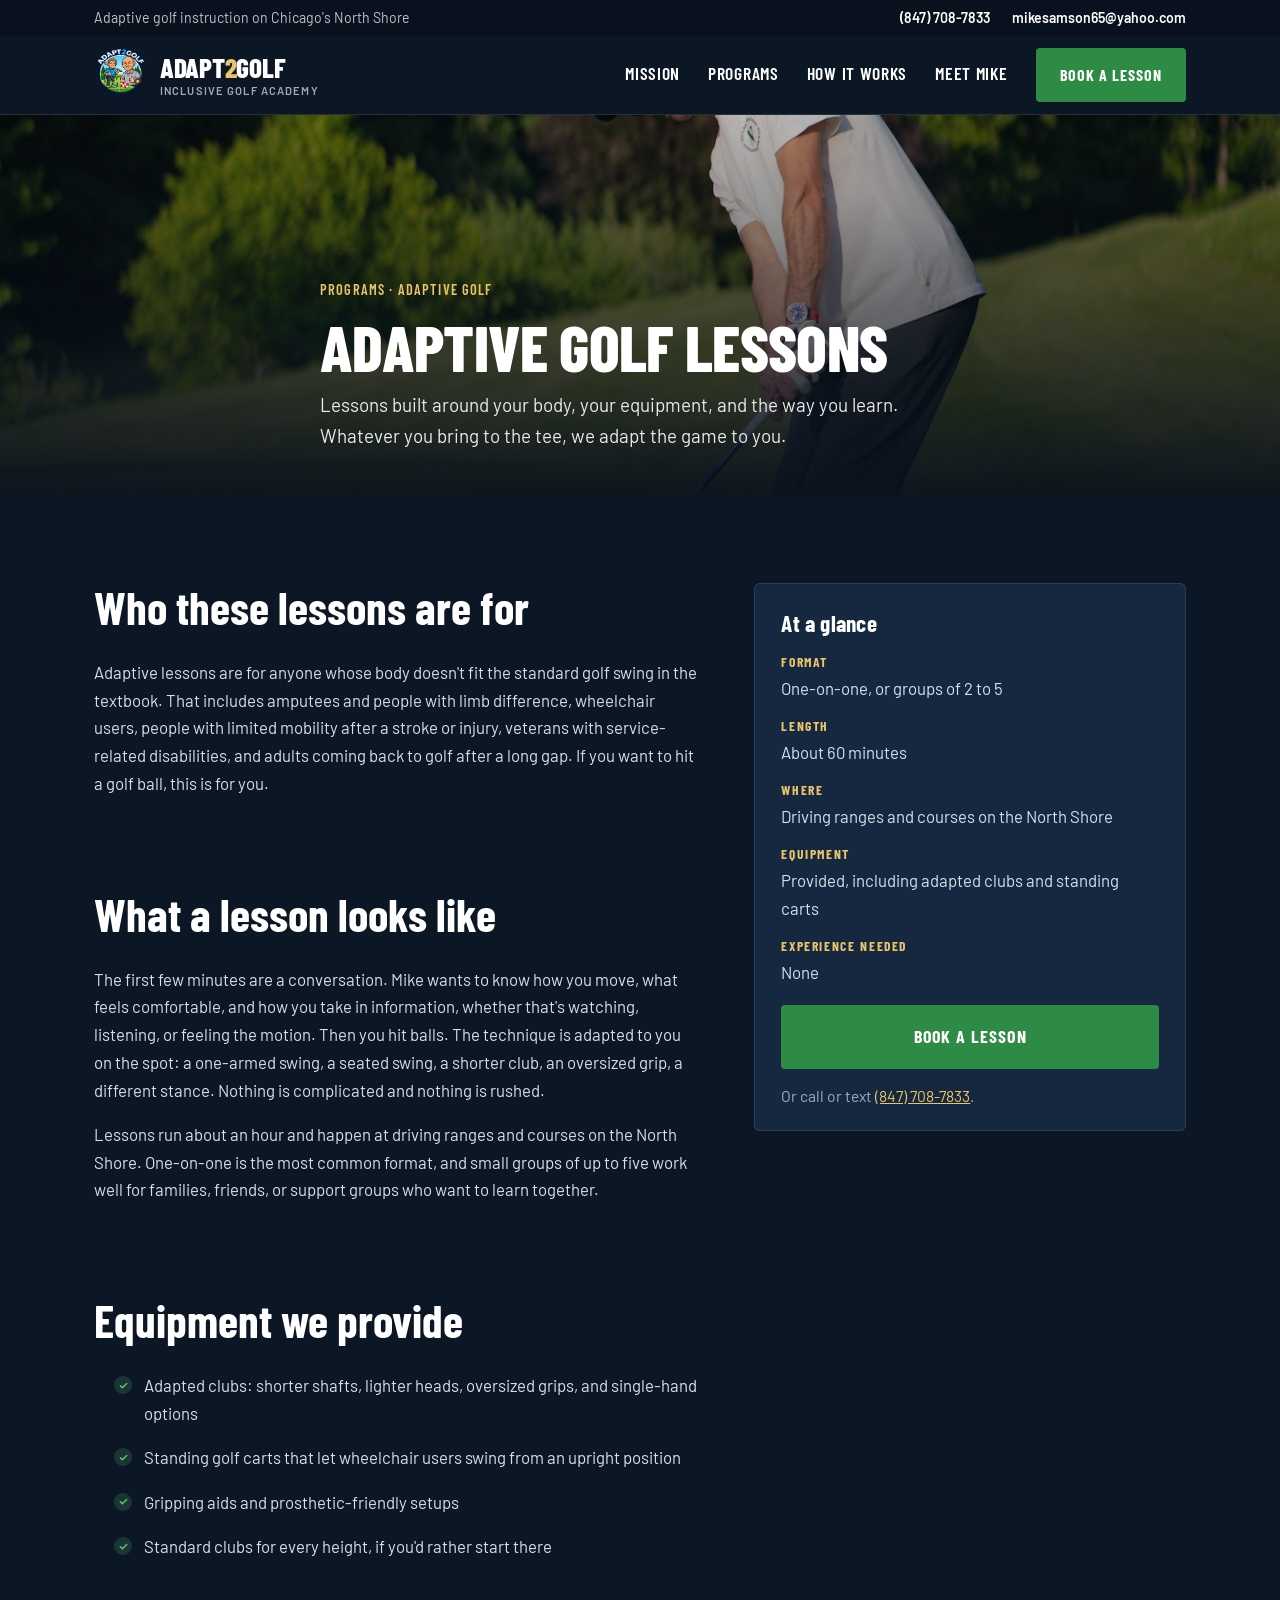
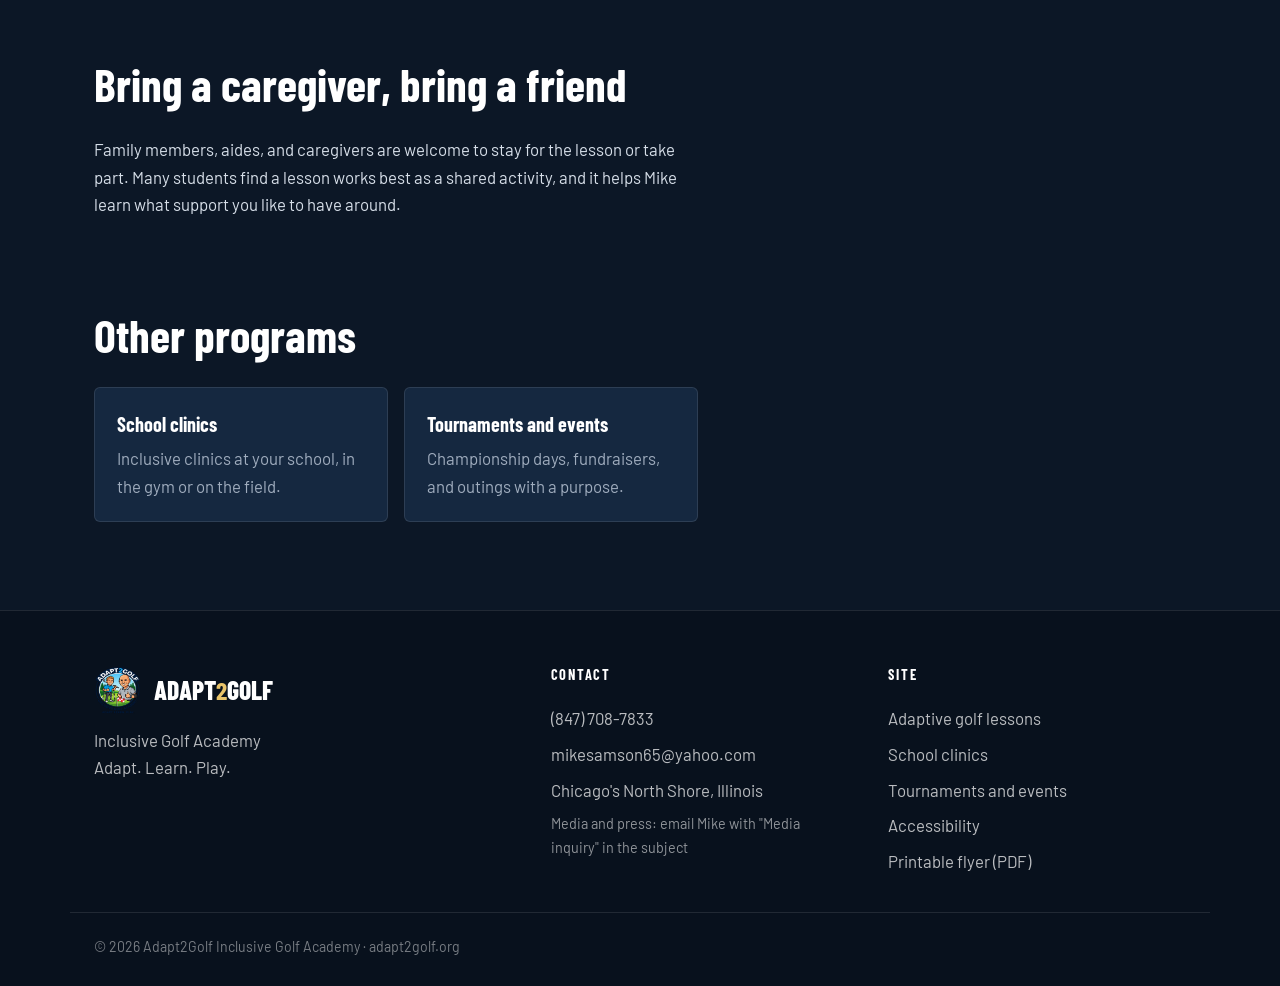
<file: programs/adaptive-lessons.html>
<!DOCTYPE html>
<html lang="en">
<head>
<meta charset="utf-8">
<meta name="viewport" content="width=device-width, initial-scale=1, viewport-fit=cover">
<title>Adaptive golf lessons | Adapt2Golf</title>
<meta name="description" content="One-on-one and small-group adaptive golf instruction on Chicago's North Shore for people with physical disabilities, with adapted clubs and standing carts.">
<meta property="og:title" content="Adaptive golf lessons | Adapt2Golf">
<meta property="og:description" content="One-on-one and small-group adaptive golf instruction on Chicago's North Shore for people with physical disabilities, with adapted clubs and standing carts.">
<meta property="og:image" content="https://adapt2golf.org/images/cover-poster.jpg">
<meta property="og:url" content="https://adapt2golf.org/programs/adaptive-lessons.html">
<meta property="og:type" content="website">
<meta name="theme-color" content="#0C1726">
<link rel="icon" type="image/webp" href="/images/logo.webp">
<link rel="preconnect" href="https://fonts.googleapis.com">
<link rel="preconnect" href="https://fonts.gstatic.com" crossorigin>
<link rel="stylesheet" href="https://fonts.googleapis.com/css2?family=Barlow+Condensed:wght@600;700;800&family=Barlow:wght@400;500;600;700&display=swap">
<link rel="stylesheet" href="/css/site.css">
</head>
<body>

<div class="topbar">
  <div class="wrap">
    <span class="topbar-tag">Adaptive golf instruction on Chicago's North Shore</span>
    <span class="topbar-contact">
      <a href="tel:+18477087833">(847) 708-7833</a>
      <a href="mailto:mikesamson65@yahoo.com">mikesamson65@yahoo.com</a>
    </span>
  </div>
</div>

<header class="nav" id="nav">
  <div class="wrap nav-inner">
    <a class="brand" href="/">
      <img src="/images/logo.webp" alt="" width="54" height="54">
      <span class="brand-text"><span class="brand-name">Adapt<b>2</b>Golf</span><small>Inclusive Golf Academy</small></span>
    </a>
    <button class="nav-toggle" id="nav-toggle" aria-expanded="false" aria-controls="menu">Menu</button>
    <nav class="menu" id="menu">
      <a href="/#mission">Mission</a>
      <a href="/#programs">Programs</a>
      <a href="/#how">How it works</a>
      <a href="/#mike">Meet Mike</a>
      <a class="btn btn-green" href="/#book">Book a lesson</a>
    </nav>
  </div>
</header>

<section class="page-hero">
  <img src="/images/prog-adaptive.jpg" alt="A golfer working on a chip shot">
  <div class="wrap">
    <p class="crumbs"><a href="/#programs">Programs</a> &middot; Adaptive golf</p>
    <h1>Adaptive golf lessons</h1>
    <p class="lead">Lessons built around your body, your equipment, and the way you learn. Whatever you bring to the tee, we adapt the game to you.</p>
  </div>
</section>

<section class="section">
  <div class="wrap page-grid">
    <div class="prose">
      <h2>Who these lessons are for</h2>
<p>Adaptive lessons are for anyone whose body doesn't fit the standard golf swing in the textbook. That includes amputees and people with limb difference, wheelchair users, people with limited mobility after a stroke or injury, veterans with service-related disabilities, and adults coming back to golf after a long gap. If you want to hit a golf ball, this is for you.</p>
<h2>What a lesson looks like</h2>
<p>The first few minutes are a conversation. Mike wants to know how you move, what feels comfortable, and how you take in information, whether that's watching, listening, or feeling the motion. Then you hit balls. The technique is adapted to you on the spot: a one-armed swing, a seated swing, a shorter club, an oversized grip, a different stance. Nothing is complicated and nothing is rushed.</p>
<p>Lessons run about an hour and happen at driving ranges and courses on the North Shore. One-on-one is the most common format, and small groups of up to five work well for families, friends, or support groups who want to learn together.</p>
<h2>Equipment we provide</h2>
<ul class="check-list">
  <li>Adapted clubs: shorter shafts, lighter heads, oversized grips, and single-hand options</li>
  <li>Standing golf carts that let wheelchair users swing from an upright position</li>
  <li>Gripping aids and prosthetic-friendly setups</li>
  <li>Standard clubs for every height, if you'd rather start there</li>
</ul>
<h2>Bring a caregiver, bring a friend</h2>
<p>Family members, aides, and caregivers are welcome to stay for the lesson or take part. Many students find a lesson works best as a shared activity, and it helps Mike learn what support you like to have around.</p>

      <h2>Other programs</h2>
      <div class="more-programs"><a href="/programs/school-clinics.html"><strong>School clinics</strong><span>Inclusive clinics at your school, in the gym or on the field.</span></a><a href="/programs/events.html"><strong>Tournaments and events</strong><span>Championship days, fundraisers, and outings with a purpose.</span></a></div>
    </div>
    <aside class="aside-card">
      <h3>At a glance</h3>
      <dl><div><dt>Format</dt><dd>One-on-one, or groups of 2 to 5</dd></div><div><dt>Length</dt><dd>About 60 minutes</dd></div><div><dt>Where</dt><dd>Driving ranges and courses on the North Shore</dd></div><div><dt>Equipment</dt><dd>Provided, including adapted clubs and standing carts</dd></div><div><dt>Experience needed</dt><dd>None</dd></div></dl>
      <a class="btn btn-green btn-lg" href="/#book">Book a lesson</a>
      <p class="contact-note" style="margin:14px 0 0">Or call or text <a href="tel:+18477087833">(847) 708-7833</a>.</p>
    </aside>
  </div>
</section>

<footer class="footer">
  <div class="wrap footer-grid">
    <div>
      <div class="brand-foot">
        <img src="/images/logo.webp" alt="">
        <span>Adapt<b>2</b>Golf</span>
      </div>
      <p>Inclusive Golf Academy<br>Adapt. Learn. Play.</p>
    </div>
    <div class="footer-col">
      <h4>Contact</h4>
      <a href="tel:+18477087833">(847) 708-7833</a>
      <a href="mailto:mikesamson65@yahoo.com">mikesamson65@yahoo.com</a>
      <span>Chicago's North Shore, Illinois</span>
      <a class="small-note" href="mailto:mikesamson65@yahoo.com?subject=Media%20inquiry%20for%20Adapt2Golf">Media and press: email Mike with "Media inquiry" in the subject</a>
    </div>
    <div class="footer-col">
      <h4>Site</h4>
      <a href="/programs/adaptive-lessons.html">Adaptive golf lessons</a>
      <a href="/programs/school-clinics.html">School clinics</a>
      <a href="/programs/events.html">Tournaments and events</a>
      <a href="/accessibility.html">Accessibility</a>
      <a href="/flyer.pdf" download>Printable flyer (PDF)</a>
    </div>
  </div>
  <div class="wrap footer-bottom">&copy; 2026 Adapt2Golf Inclusive Golf Academy &middot; adapt2golf.org</div>
</footer>

<script>
  const nav = document.getElementById('nav');
  const toggle = document.getElementById('nav-toggle');
  const menu = document.getElementById('menu');
  toggle.addEventListener('click', () => {
    const open = menu.classList.toggle('open');
    toggle.setAttribute('aria-expanded', String(open));
  });
  window.addEventListener('scroll', () => { nav.classList.toggle('scrolled', window.scrollY > 8); }, { passive: true });
</script>
</body>
</html>
</file>
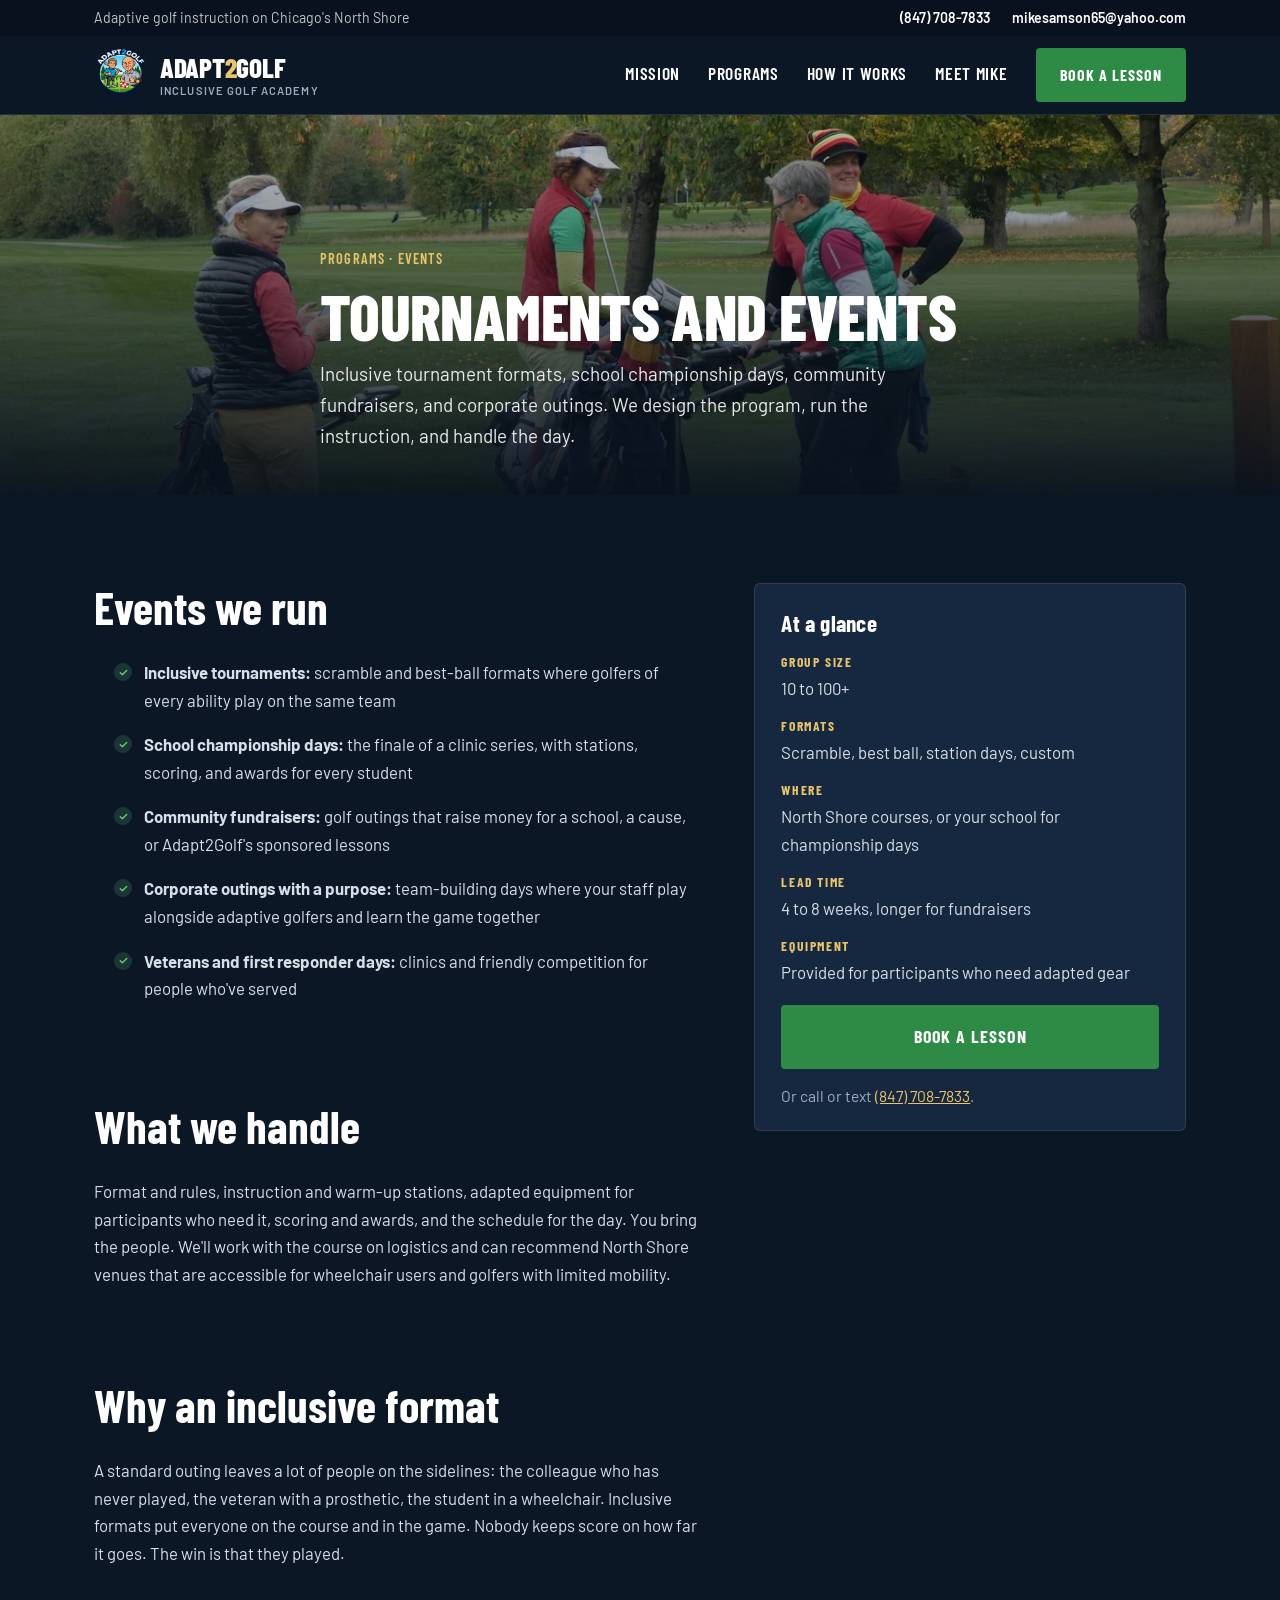
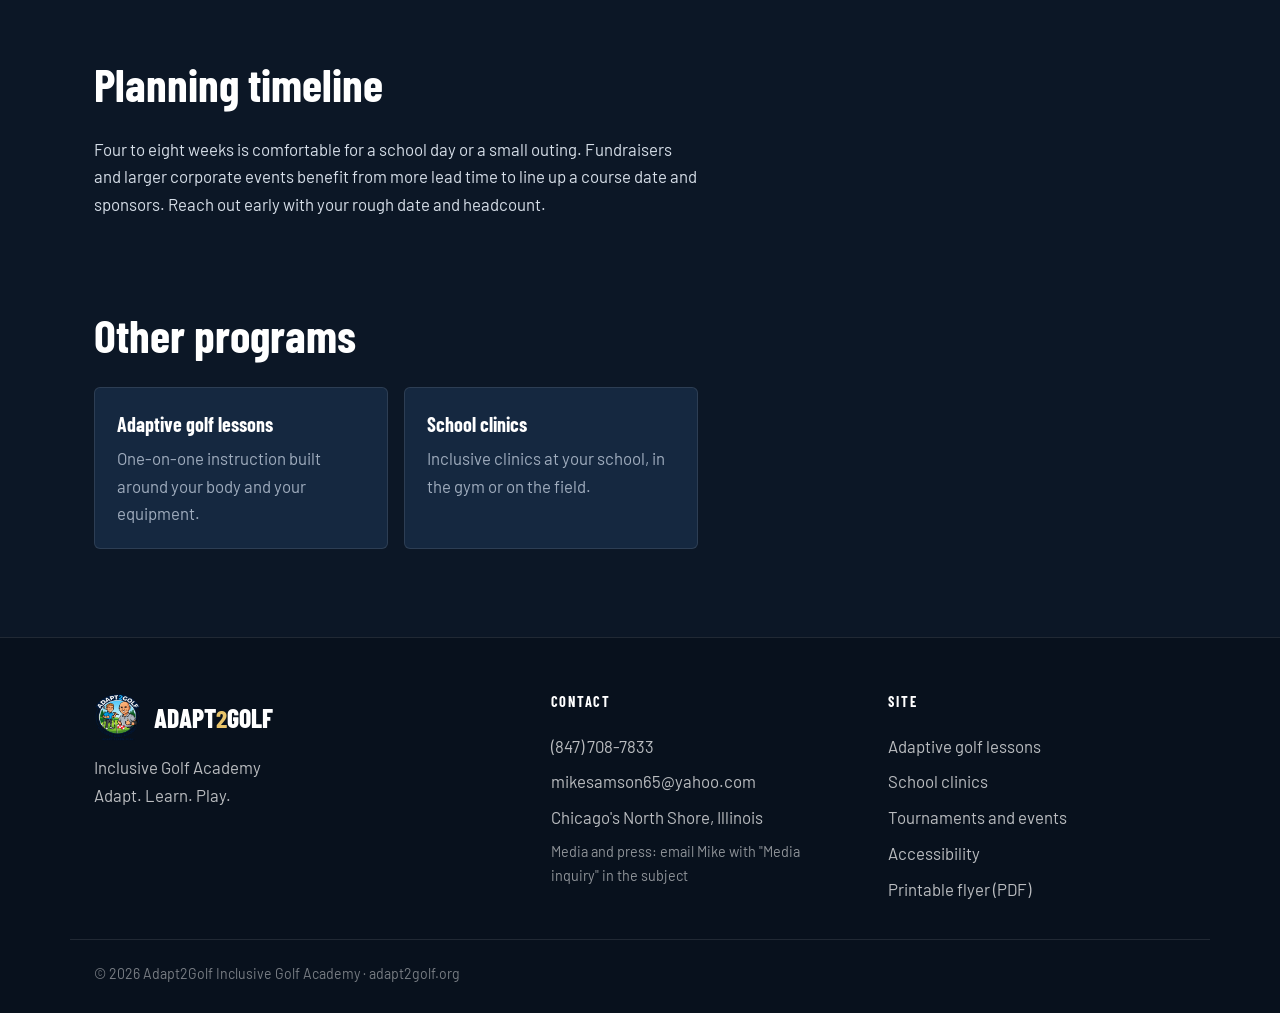
<file: programs/events.html>
<!DOCTYPE html>
<html lang="en">
<head>
<meta charset="utf-8">
<meta name="viewport" content="width=device-width, initial-scale=1, viewport-fit=cover">
<title>Tournaments and events | Adapt2Golf</title>
<meta name="description" content="Inclusive golf tournaments, school championship days, fundraisers, and corporate outings on Chicago's North Shore, planned and run by Adapt2Golf.">
<meta property="og:title" content="Tournaments and events | Adapt2Golf">
<meta property="og:description" content="Inclusive golf tournaments, school championship days, fundraisers, and corporate outings on Chicago's North Shore, planned and run by Adapt2Golf.">
<meta property="og:image" content="https://adapt2golf.org/images/cover-poster.jpg">
<meta property="og:url" content="https://adapt2golf.org/programs/events.html">
<meta property="og:type" content="website">
<meta name="theme-color" content="#0C1726">
<link rel="icon" type="image/webp" href="/images/logo.webp">
<link rel="preconnect" href="https://fonts.googleapis.com">
<link rel="preconnect" href="https://fonts.gstatic.com" crossorigin>
<link rel="stylesheet" href="https://fonts.googleapis.com/css2?family=Barlow+Condensed:wght@600;700;800&family=Barlow:wght@400;500;600;700&display=swap">
<link rel="stylesheet" href="/css/site.css">
</head>
<body>

<div class="topbar">
  <div class="wrap">
    <span class="topbar-tag">Adaptive golf instruction on Chicago's North Shore</span>
    <span class="topbar-contact">
      <a href="tel:+18477087833">(847) 708-7833</a>
      <a href="mailto:mikesamson65@yahoo.com">mikesamson65@yahoo.com</a>
    </span>
  </div>
</div>

<header class="nav" id="nav">
  <div class="wrap nav-inner">
    <a class="brand" href="/">
      <img src="/images/logo.webp" alt="" width="54" height="54">
      <span class="brand-text"><span class="brand-name">Adapt<b>2</b>Golf</span><small>Inclusive Golf Academy</small></span>
    </a>
    <button class="nav-toggle" id="nav-toggle" aria-expanded="false" aria-controls="menu">Menu</button>
    <nav class="menu" id="menu">
      <a href="/#mission">Mission</a>
      <a href="/#programs">Programs</a>
      <a href="/#how">How it works</a>
      <a href="/#mike">Meet Mike</a>
      <a class="btn btn-green" href="/#book">Book a lesson</a>
    </nav>
  </div>
</header>

<section class="page-hero">
  <img src="/images/prog-events.jpg" alt="A group of golfers walking the course with their bags">
  <div class="wrap">
    <p class="crumbs"><a href="/#programs">Programs</a> &middot; Events</p>
    <h1>Tournaments and events</h1>
    <p class="lead">Inclusive tournament formats, school championship days, community fundraisers, and corporate outings. We design the program, run the instruction, and handle the day.</p>
  </div>
</section>

<section class="section">
  <div class="wrap page-grid">
    <div class="prose">
      <h2>Events we run</h2>
<ul class="check-list">
  <li><strong>Inclusive tournaments:</strong> scramble and best-ball formats where golfers of every ability play on the same team</li>
  <li><strong>School championship days:</strong> the finale of a clinic series, with stations, scoring, and awards for every student</li>
  <li><strong>Community fundraisers:</strong> golf outings that raise money for a school, a cause, or Adapt2Golf's sponsored lessons</li>
  <li><strong>Corporate outings with a purpose:</strong> team-building days where your staff play alongside adaptive golfers and learn the game together</li>
  <li><strong>Veterans and first responder days:</strong> clinics and friendly competition for people who've served</li>
</ul>
<h2>What we handle</h2>
<p>Format and rules, instruction and warm-up stations, adapted equipment for participants who need it, scoring and awards, and the schedule for the day. You bring the people. We'll work with the course on logistics and can recommend North Shore venues that are accessible for wheelchair users and golfers with limited mobility.</p>
<h2>Why an inclusive format</h2>
<p>A standard outing leaves a lot of people on the sidelines: the colleague who has never played, the veteran with a prosthetic, the student in a wheelchair. Inclusive formats put everyone on the course and in the game. Nobody keeps score on how far it goes. The win is that they played.</p>
<h2>Planning timeline</h2>
<p>Four to eight weeks is comfortable for a school day or a small outing. Fundraisers and larger corporate events benefit from more lead time to line up a course date and sponsors. Reach out early with your rough date and headcount.</p>

      <h2>Other programs</h2>
      <div class="more-programs"><a href="/programs/adaptive-lessons.html"><strong>Adaptive golf lessons</strong><span>One-on-one instruction built around your body and your equipment.</span></a><a href="/programs/school-clinics.html"><strong>School clinics</strong><span>Inclusive clinics at your school, in the gym or on the field.</span></a></div>
    </div>
    <aside class="aside-card">
      <h3>At a glance</h3>
      <dl><div><dt>Group size</dt><dd>10 to 100+</dd></div><div><dt>Formats</dt><dd>Scramble, best ball, station days, custom</dd></div><div><dt>Where</dt><dd>North Shore courses, or your school for championship days</dd></div><div><dt>Lead time</dt><dd>4 to 8 weeks, longer for fundraisers</dd></div><div><dt>Equipment</dt><dd>Provided for participants who need adapted gear</dd></div></dl>
      <a class="btn btn-green btn-lg" href="/#book">Book a lesson</a>
      <p class="contact-note" style="margin:14px 0 0">Or call or text <a href="tel:+18477087833">(847) 708-7833</a>.</p>
    </aside>
  </div>
</section>

<footer class="footer">
  <div class="wrap footer-grid">
    <div>
      <div class="brand-foot">
        <img src="/images/logo.webp" alt="">
        <span>Adapt<b>2</b>Golf</span>
      </div>
      <p>Inclusive Golf Academy<br>Adapt. Learn. Play.</p>
    </div>
    <div class="footer-col">
      <h4>Contact</h4>
      <a href="tel:+18477087833">(847) 708-7833</a>
      <a href="mailto:mikesamson65@yahoo.com">mikesamson65@yahoo.com</a>
      <span>Chicago's North Shore, Illinois</span>
      <a class="small-note" href="mailto:mikesamson65@yahoo.com?subject=Media%20inquiry%20for%20Adapt2Golf">Media and press: email Mike with "Media inquiry" in the subject</a>
    </div>
    <div class="footer-col">
      <h4>Site</h4>
      <a href="/programs/adaptive-lessons.html">Adaptive golf lessons</a>
      <a href="/programs/school-clinics.html">School clinics</a>
      <a href="/programs/events.html">Tournaments and events</a>
      <a href="/accessibility.html">Accessibility</a>
      <a href="/flyer.pdf" download>Printable flyer (PDF)</a>
    </div>
  </div>
  <div class="wrap footer-bottom">&copy; 2026 Adapt2Golf Inclusive Golf Academy &middot; adapt2golf.org</div>
</footer>

<script>
  const nav = document.getElementById('nav');
  const toggle = document.getElementById('nav-toggle');
  const menu = document.getElementById('menu');
  toggle.addEventListener('click', () => {
    const open = menu.classList.toggle('open');
    toggle.setAttribute('aria-expanded', String(open));
  });
  window.addEventListener('scroll', () => { nav.classList.toggle('scrolled', window.scrollY > 8); }, { passive: true });
</script>
</body>
</html>
</file>
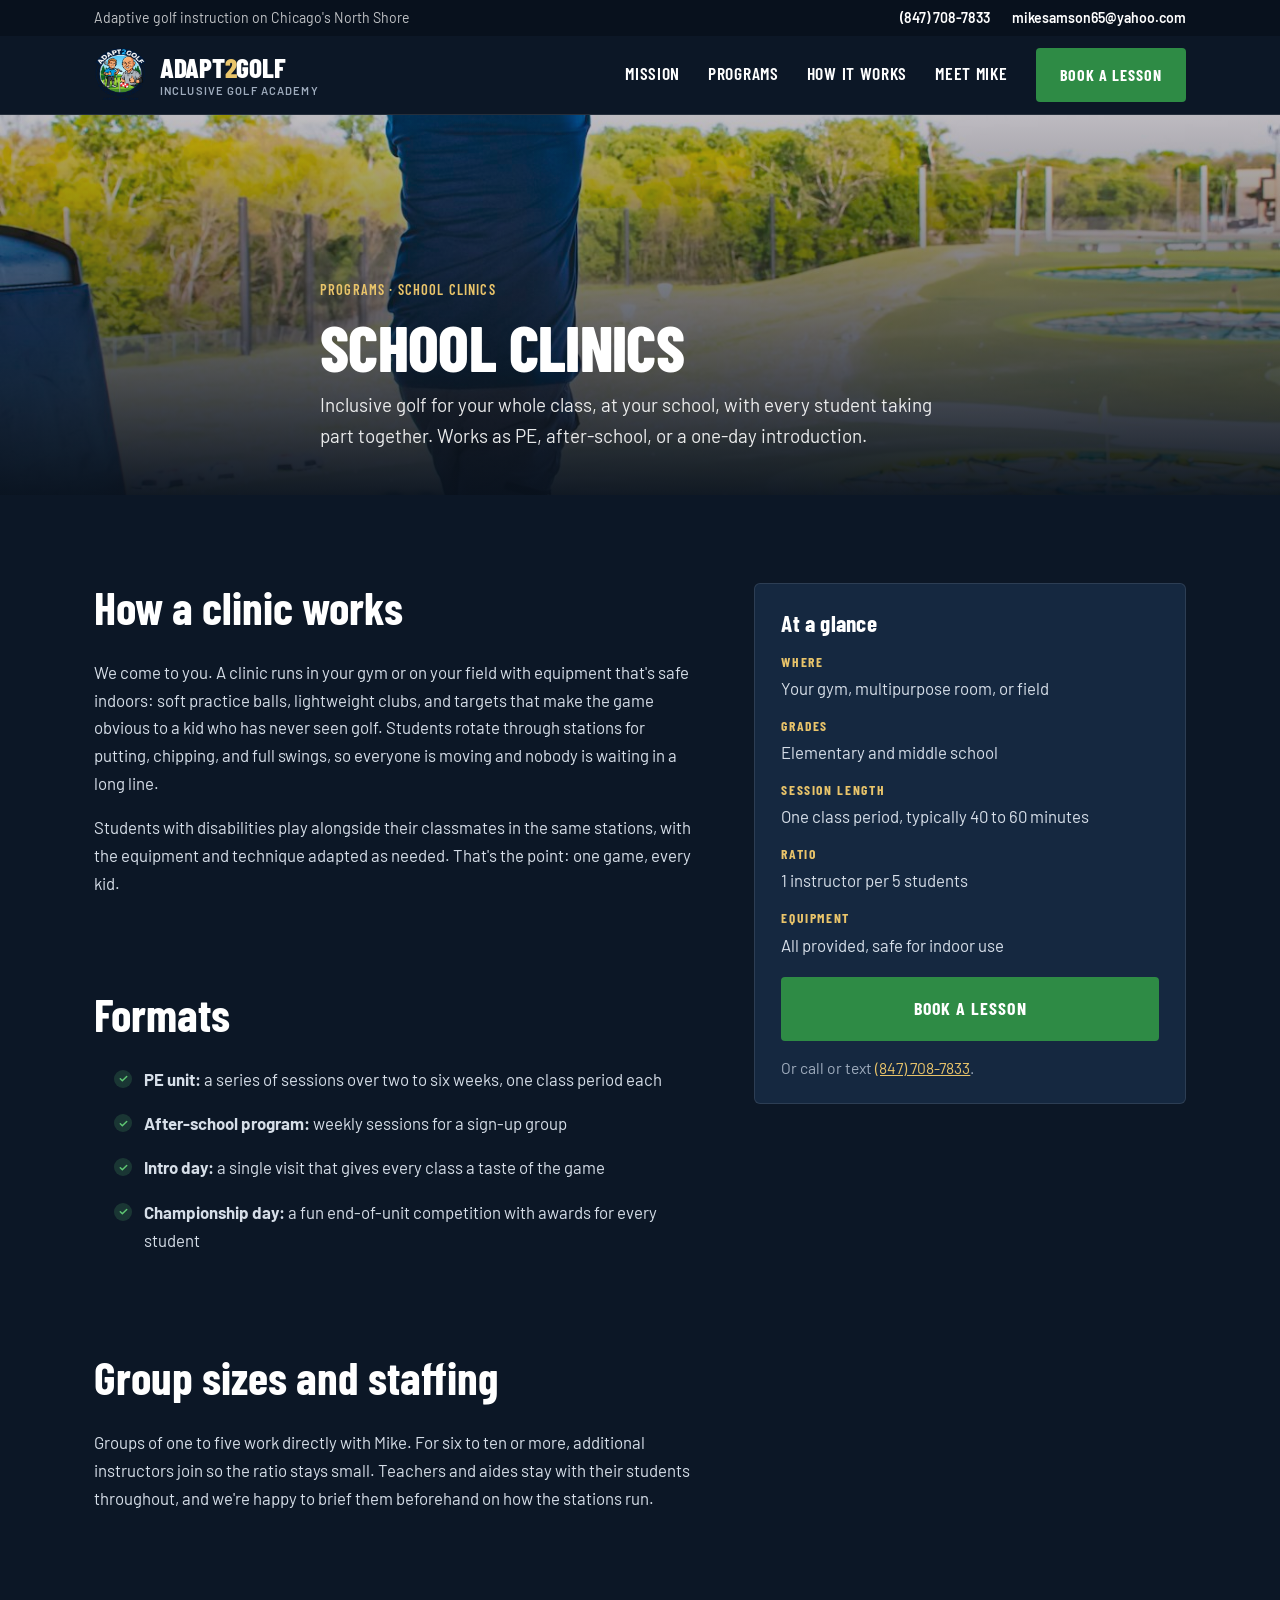
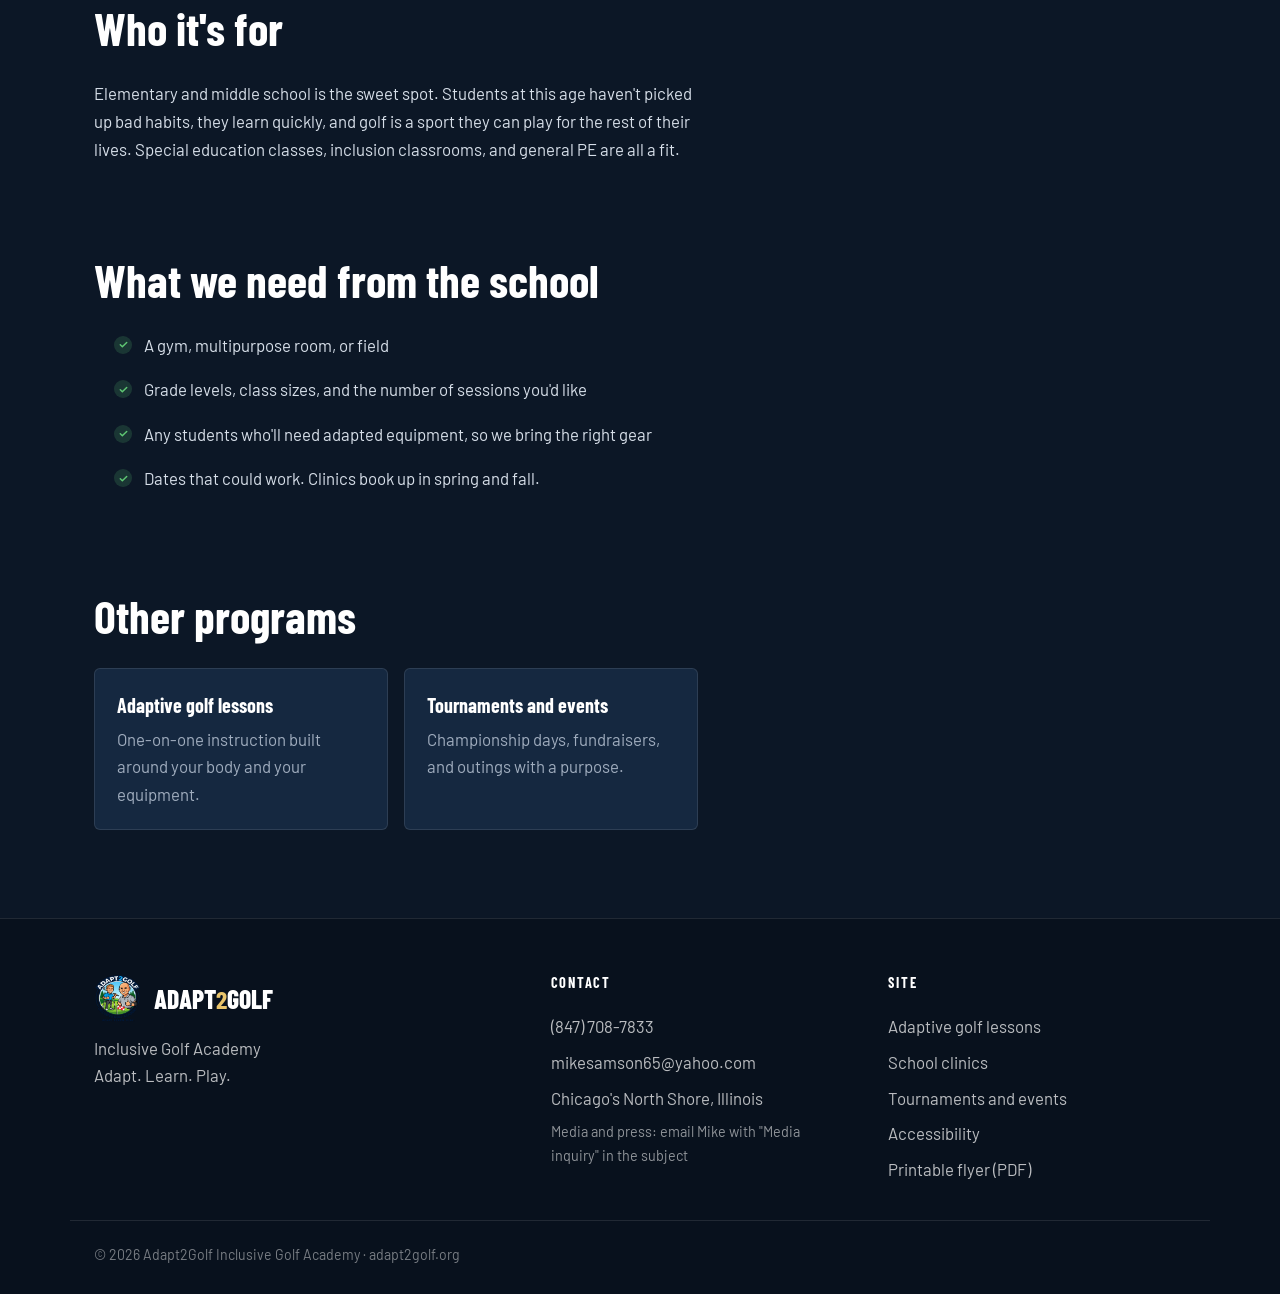
<file: programs/school-clinics.html>
<!DOCTYPE html>
<html lang="en">
<head>
<meta charset="utf-8">
<meta name="viewport" content="width=device-width, initial-scale=1, viewport-fit=cover">
<title>School clinics | Adapt2Golf</title>
<meta name="description" content="On-site inclusive golf clinics for elementary and middle schools on Chicago's North Shore, run in your gym or on your field.">
<meta property="og:title" content="School clinics | Adapt2Golf">
<meta property="og:description" content="On-site inclusive golf clinics for elementary and middle schools on Chicago's North Shore, run in your gym or on your field.">
<meta property="og:image" content="https://adapt2golf.org/images/cover-poster.jpg">
<meta property="og:url" content="https://adapt2golf.org/programs/school-clinics.html">
<meta property="og:type" content="website">
<meta name="theme-color" content="#0C1726">
<link rel="icon" type="image/webp" href="/images/logo.webp">
<link rel="preconnect" href="https://fonts.googleapis.com">
<link rel="preconnect" href="https://fonts.gstatic.com" crossorigin>
<link rel="stylesheet" href="https://fonts.googleapis.com/css2?family=Barlow+Condensed:wght@600;700;800&family=Barlow:wght@400;500;600;700&display=swap">
<link rel="stylesheet" href="/css/site.css">
</head>
<body>

<div class="topbar">
  <div class="wrap">
    <span class="topbar-tag">Adaptive golf instruction on Chicago's North Shore</span>
    <span class="topbar-contact">
      <a href="tel:+18477087833">(847) 708-7833</a>
      <a href="mailto:mikesamson65@yahoo.com">mikesamson65@yahoo.com</a>
    </span>
  </div>
</div>

<header class="nav" id="nav">
  <div class="wrap nav-inner">
    <a class="brand" href="/">
      <img src="/images/logo.webp" alt="" width="54" height="54">
      <span class="brand-text"><span class="brand-name">Adapt<b>2</b>Golf</span><small>Inclusive Golf Academy</small></span>
    </a>
    <button class="nav-toggle" id="nav-toggle" aria-expanded="false" aria-controls="menu">Menu</button>
    <nav class="menu" id="menu">
      <a href="/#mission">Mission</a>
      <a href="/#programs">Programs</a>
      <a href="/#how">How it works</a>
      <a href="/#mike">Meet Mike</a>
      <a class="btn btn-green" href="/#book">Book a lesson</a>
    </nav>
  </div>
</header>

<section class="page-hero">
  <img src="/images/prog-schools.jpg" alt="A young golfer hitting balls at the driving range">
  <div class="wrap">
    <p class="crumbs"><a href="/#programs">Programs</a> &middot; School clinics</p>
    <h1>School clinics</h1>
    <p class="lead">Inclusive golf for your whole class, at your school, with every student taking part together. Works as PE, after-school, or a one-day introduction.</p>
  </div>
</section>

<section class="section">
  <div class="wrap page-grid">
    <div class="prose">
      <h2>How a clinic works</h2>
<p>We come to you. A clinic runs in your gym or on your field with equipment that's safe indoors: soft practice balls, lightweight clubs, and targets that make the game obvious to a kid who has never seen golf. Students rotate through stations for putting, chipping, and full swings, so everyone is moving and nobody is waiting in a long line.</p>
<p>Students with disabilities play alongside their classmates in the same stations, with the equipment and technique adapted as needed. That's the point: one game, every kid.</p>
<h2>Formats</h2>
<ul class="check-list">
  <li><strong>PE unit:</strong> a series of sessions over two to six weeks, one class period each</li>
  <li><strong>After-school program:</strong> weekly sessions for a sign-up group</li>
  <li><strong>Intro day:</strong> a single visit that gives every class a taste of the game</li>
  <li><strong>Championship day:</strong> a fun end-of-unit competition with awards for every student</li>
</ul>
<h2>Group sizes and staffing</h2>
<p>Groups of one to five work directly with Mike. For six to ten or more, additional instructors join so the ratio stays small. Teachers and aides stay with their students throughout, and we're happy to brief them beforehand on how the stations run.</p>
<h2>Who it's for</h2>
<p>Elementary and middle school is the sweet spot. Students at this age haven't picked up bad habits, they learn quickly, and golf is a sport they can play for the rest of their lives. Special education classes, inclusion classrooms, and general PE are all a fit.</p>
<h2>What we need from the school</h2>
<ul class="check-list">
  <li>A gym, multipurpose room, or field</li>
  <li>Grade levels, class sizes, and the number of sessions you'd like</li>
  <li>Any students who'll need adapted equipment, so we bring the right gear</li>
  <li>Dates that could work. Clinics book up in spring and fall.</li>
</ul>

      <h2>Other programs</h2>
      <div class="more-programs"><a href="/programs/adaptive-lessons.html"><strong>Adaptive golf lessons</strong><span>One-on-one instruction built around your body and your equipment.</span></a><a href="/programs/events.html"><strong>Tournaments and events</strong><span>Championship days, fundraisers, and outings with a purpose.</span></a></div>
    </div>
    <aside class="aside-card">
      <h3>At a glance</h3>
      <dl><div><dt>Where</dt><dd>Your gym, multipurpose room, or field</dd></div><div><dt>Grades</dt><dd>Elementary and middle school</dd></div><div><dt>Session length</dt><dd>One class period, typically 40 to 60 minutes</dd></div><div><dt>Ratio</dt><dd>1 instructor per 5 students</dd></div><div><dt>Equipment</dt><dd>All provided, safe for indoor use</dd></div></dl>
      <a class="btn btn-green btn-lg" href="/#book">Book a lesson</a>
      <p class="contact-note" style="margin:14px 0 0">Or call or text <a href="tel:+18477087833">(847) 708-7833</a>.</p>
    </aside>
  </div>
</section>

<footer class="footer">
  <div class="wrap footer-grid">
    <div>
      <div class="brand-foot">
        <img src="/images/logo.webp" alt="">
        <span>Adapt<b>2</b>Golf</span>
      </div>
      <p>Inclusive Golf Academy<br>Adapt. Learn. Play.</p>
    </div>
    <div class="footer-col">
      <h4>Contact</h4>
      <a href="tel:+18477087833">(847) 708-7833</a>
      <a href="mailto:mikesamson65@yahoo.com">mikesamson65@yahoo.com</a>
      <span>Chicago's North Shore, Illinois</span>
      <a class="small-note" href="mailto:mikesamson65@yahoo.com?subject=Media%20inquiry%20for%20Adapt2Golf">Media and press: email Mike with "Media inquiry" in the subject</a>
    </div>
    <div class="footer-col">
      <h4>Site</h4>
      <a href="/programs/adaptive-lessons.html">Adaptive golf lessons</a>
      <a href="/programs/school-clinics.html">School clinics</a>
      <a href="/programs/events.html">Tournaments and events</a>
      <a href="/accessibility.html">Accessibility</a>
      <a href="/flyer.pdf" download>Printable flyer (PDF)</a>
    </div>
  </div>
  <div class="wrap footer-bottom">&copy; 2026 Adapt2Golf Inclusive Golf Academy &middot; adapt2golf.org</div>
</footer>

<script>
  const nav = document.getElementById('nav');
  const toggle = document.getElementById('nav-toggle');
  const menu = document.getElementById('menu');
  toggle.addEventListener('click', () => {
    const open = menu.classList.toggle('open');
    toggle.setAttribute('aria-expanded', String(open));
  });
  window.addEventListener('scroll', () => { nav.classList.toggle('scrolled', window.scrollY > 8); }, { passive: true });
</script>
</body>
</html>
</file>
<file: css/site.css>
:root {
    color-scheme: dark;
    --bg: #0C1726;
    --bg-alt: #111F33;
    --bg-deep: #08111D;
    --card: #152840;
    --card-raised: #1A3050;
    --line: rgba(255,255,255,0.10);
    --heading: #FFFFFF;
    --ink: #D6DEE8;
    --ink-soft: #9FACBD;
    --green: #2E8B45;
    --green-dark: #37A052;
    --green-bright: #5FC774;
    --sand: #E9C46A;
    --sand-soft: #F2DA9A;
    --sky: #E9C46A;
    --font-head: 'Barlow Condensed', 'Arial Narrow', 'Arial', sans-serif;
    --font-body: 'Barlow', 'Segoe UI', 'Helvetica Neue', sans-serif;
    --wrap: 1140px;
  }

  * { box-sizing: border-box; }
  html { scroll-behavior: smooth; }
  html, body { margin: 0; padding: 0; }
  body {
    background: var(--bg);
    color: var(--ink);
    font-family: var(--font-body);
    font-size: 1.05rem;
    line-height: 1.65;
  }
  img { max-width: 100%; display: block; }
  a { color: var(--sky); }
  h1, h2, h3, h4 {
    font-family: var(--font-head);
    color: var(--heading);
    line-height: 1.15;
    margin: 0 0 0.6em;
    text-wrap: balance;
  }
  h1 { font-size: clamp(2.6rem, 6vw, 4.6rem); font-weight: 800; letter-spacing: -0.01em; text-transform: uppercase; line-height: 0.98; }
  h2 { font-size: clamp(2rem, 3.6vw, 2.9rem); font-weight: 700; letter-spacing: 0; line-height: 1.05; }
  h3 { font-size: 1.45rem; font-weight: 700; letter-spacing: 0.01em; }
  h4 { font-size: 0.9rem; font-weight: 700; text-transform: uppercase; letter-spacing: 0.12em; }
  p { margin: 0 0 1em; }

  .wrap { max-width: var(--wrap); margin: 0 auto; padding-inline: 24px; }
  .section { padding-block: 88px; }
  .section.alt { background: var(--bg-alt); border-top: 1px solid var(--line); border-bottom: 1px solid var(--line); }
  @media (max-width: 700px) { .section { padding-block: 60px; } }

  .kicker {
    font-family: var(--font-head);
    font-size: 0.95rem;
    font-weight: 700;
    letter-spacing: 0.16em;
    text-transform: uppercase;
    color: var(--sky);
    margin-bottom: 12px;
  }
  .lead { font-size: 1.18rem; color: var(--ink-soft); max-width: 640px; }
  .section-head { max-width: 720px; margin-bottom: 44px; }

  /* ---- Buttons ---- */
  .btn {
    text-transform: uppercase;
    letter-spacing: 0.06em;
    display: inline-flex;
    align-items: center;
    justify-content: center;
    gap: 8px;
    font-family: var(--font-head);
    font-weight: 700;
    font-size: 1rem;
    padding: 12px 22px;
    border-radius: 4px;
    text-decoration: none;
    border: 2px solid transparent;
    transition: background 0.18s, border-color 0.18s, color 0.18s;
    white-space: nowrap;
  }
  .btn-lg { padding: 15px 30px; font-size: 1.12rem; }
  .btn-green { background: var(--green); color: #fff; }
  .btn-green:hover { background: var(--green-dark); }
  .btn-light { background: #fff; color: var(--bg); }
  .btn-light:hover { background: #E3EAF2; }
  .btn-outline { background: transparent; color: #fff; border-color: rgba(255,255,255,0.75); }
  .btn-outline:hover { background: rgba(255,255,255,0.12); border-color: #fff; }
  .btn:focus-visible { outline: 3px solid var(--sky); outline-offset: 2px; }

  /* ---- Top bar ---- */
  .topbar {
    background: var(--bg-deep);
    color: rgba(255,255,255,0.75);
    font-size: 0.88rem;
  }
  .topbar .wrap {
    display: flex;
    justify-content: space-between;
    align-items: center;
    gap: 16px;
    min-height: 36px;
    flex-wrap: wrap;
  }
  .topbar a { color: #fff; text-decoration: none; font-weight: 600; }
  .topbar a:hover { text-decoration: underline; }
  .topbar-contact { display: flex; gap: 22px; }
  @media (max-width: 700px) { .topbar-tag { display: none; } .topbar .wrap { justify-content: center; } }

  /* ---- Nav ---- */
  .nav {
    position: sticky;
    top: 0;
    z-index: 50;
    background: var(--bg);
    border-bottom: 1px solid var(--line);
    transition: box-shadow 0.2s;
  }
  .nav.scrolled { box-shadow: 0 6px 20px rgba(0,0,0,0.35); }
  .nav-inner {
    display: flex;
    align-items: center;
    justify-content: space-between;
    min-height: 78px;
    gap: 24px;
  }
  .brand {
    display: flex;
    align-items: center;
    gap: 12px;
    text-decoration: none;
    color: var(--heading);
  }
  .brand img { width: 54px; height: 54px; }
  .brand-text {
    font-family: var(--font-head);
    font-weight: 800;
    font-size: 1.7rem;
    text-transform: uppercase;
    line-height: 1;
    letter-spacing: -0.01em;
    display: flex;
    flex-direction: column;
    gap: 4px;
  }
  .brand-text b { color: var(--sand); font-weight: 800; }
  .brand-text small {
    font-family: var(--font-body);
    font-weight: 600;
    font-size: 0.7rem;
    letter-spacing: 0.1em;
    text-transform: uppercase;
    color: var(--ink-soft);
  }
  .menu { display: flex; align-items: center; gap: 28px; }
  .menu a:not(.btn) {
    font-family: var(--font-head);
    font-weight: 600;
    font-size: 1.1rem;
    letter-spacing: 0.04em;
    text-transform: uppercase;
    color: var(--heading);
    text-decoration: none;
    padding: 6px 0;
    border-bottom: 2px solid transparent;
    transition: border-color 0.18s;
  }
  .menu a:not(.btn):hover { border-bottom-color: var(--sand); }
  .nav-toggle {
    display: none;
    font-family: var(--font-head);
    font-weight: 700;
    font-size: 0.95rem;
    color: var(--heading);
    background: none;
    border: 2px solid rgba(255,255,255,0.25);
    border-radius: 6px;
    padding: 8px 14px;
    cursor: pointer;
  }
  @media (max-width: 900px) {
    .nav-toggle { display: inline-block; }
    .menu {
      display: none;
      position: absolute;
      left: 0; right: 0; top: 100%;
      background: var(--bg);
      border-bottom: 1px solid var(--line);
      flex-direction: column;
      align-items: stretch;
      gap: 0;
      padding: 8px 24px 20px;
      box-shadow: 0 16px 28px rgba(0,0,0,0.4);
    }
    .menu.open { display: flex; }
    .menu a:not(.btn) { padding: 14px 0; border-bottom: 1px solid var(--line); }
    .menu .btn { margin-top: 14px; }
    .brand-text small { display: none; }
  }

  /* ---- Hero: photo cover, text left, video player right ---- */
  .hero {
    position: relative;
    overflow: hidden;
    background: var(--bg-deep);
    padding-block: 80px 92px;
  }
  .hero-img {
    position: absolute;
    inset: 0;
    width: 100%;
    height: 100%;
    object-fit: cover;
    object-position: center 60%;
  }
  .hero-shade {
    position: absolute;
    inset: 0;
    background:
      linear-gradient(90deg, rgba(8,17,29,0.94) 0%, rgba(8,17,29,0.78) 42%, rgba(8,17,29,0.35) 100%),
      linear-gradient(0deg, var(--bg) 0%, rgba(12,23,38,0) 30%);
  }
  .hero-inner {
    position: relative;
    display: grid;
    grid-template-columns: 1fr 1.15fr;
    gap: 52px;
    align-items: center;
  }
  .hero h1 { font-size: clamp(2.8rem, 5.2vw, 4.4rem); margin-bottom: 18px; }
  .hero .lead { color: rgba(255,255,255,0.9); max-width: 540px; margin-bottom: 30px; }
  .hero-actions { display: flex; gap: 14px; flex-wrap: wrap; }
  .hero-video {
    position: relative;
    aspect-ratio: 16 / 9;
    border-radius: 8px;
    overflow: hidden;
    background: var(--bg-deep);
    border: 1px solid rgba(255,255,255,0.16);
    box-shadow: 0 30px 70px rgba(0,0,0,0.5);
  }
  .hero-video video { display: block; width: 100%; height: 100%; object-fit: cover; }
  .hero-facts {
    position: relative;
    margin-top: 64px;
    display: grid;
    grid-template-columns: repeat(4, 1fr);
  }
  .hero-facts div {
    padding: 18px 20px 0 0;
    border-top: 1px solid rgba(255,255,255,0.14);
    font-size: 0.94rem;
    line-height: 1.45;
    color: var(--ink-soft);
  }
  .hero-facts div + div { border-left: 1px solid rgba(255,255,255,0.14); padding-left: 20px; }
  .hero-facts strong {
    display: block;
    font-family: var(--font-head);
    font-weight: 700;
    font-size: 1.2rem;
    letter-spacing: 0.02em;
    color: #fff;
    margin-bottom: 3px;
  }
  @media (max-width: 960px) {
    .hero-facts { grid-template-columns: 1fr 1fr; gap: 16px 0; margin-top: 44px; }
    .hero-facts div:nth-child(3) { border-left: 0; padding-left: 0; }
  }
  @media (max-width: 520px) {
    .hero-facts { grid-template-columns: 1fr; gap: 12px; }
    .hero-facts div + div { border-left: 0; padding-left: 0; }
  }
  .cover-toggle {
    position: absolute;
    right: 14px;
    bottom: 14px;
    width: 38px;
    height: 38px;
    display: flex;
    align-items: center;
    justify-content: center;
    padding: 0;
    color: #fff;
    background: rgba(10,19,32,0.7);
    border: 1px solid rgba(255,255,255,0.3);
    border-radius: 50%;
    cursor: pointer;
    transition: background 0.18s;
  }
  .cover-toggle:hover { background: rgba(10,19,32,0.92); }
  .cover-toggle:focus-visible { outline: 3px solid var(--sky); outline-offset: 2px; }
  .cover-toggle svg { width: 18px; height: 18px; fill: currentColor; }
  .cover-toggle .icon-play { display: none; }
  .cover-toggle.is-paused .icon-play { display: block; }
  .cover-toggle.is-paused .icon-pause { display: none; }
  @media (max-width: 700px) {
    .cover-toggle { width: 30px; height: 30px; right: 8px; bottom: 8px; }
    .cover-toggle svg { width: 14px; height: 14px; }
  }

  /* Text stays on the page grid; on wide screens the player reaches a little past it. */
  @media (min-width: 1360px) {
    .hero-video { margin-right: -70px; }
  }
  @media (max-width: 960px) {
    .hero { padding-block: 44px 56px; }
    .hero-inner { grid-template-columns: 1fr; gap: 34px; }
  }
  @media (max-width: 460px) {
    .hero-actions .btn { flex: 1; padding-inline: 12px; }
  }

  /* ---- Who ---- */
  .split {
    display: grid;
    grid-template-columns: 1fr 1fr;
    gap: 56px;
    align-items: start;
  }
  .who-list {
    list-style: none;
    margin: 0;
    padding: 0;
    display: grid;
    grid-template-columns: 1fr 1fr;
    gap: 14px 28px;
    font-size: 1.08rem;
    font-weight: 600;
    color: var(--heading);
    padding-top: 8px;
  }
  .who-list li {
    position: relative;
    padding-left: 30px;
  }
  .who-list li::before {
    content: '';
    position: absolute;
    left: 0; top: 4px;
    width: 18px; height: 18px;
    border-radius: 50%;
    background: rgba(92,194,113,0.18) url("data:image/svg+xml,%3Csvg xmlns='http://www.w3.org/2000/svg' viewBox='0 0 24 24' fill='none' stroke='%235CC271' stroke-width='3.2' stroke-linecap='round' stroke-linejoin='round'%3E%3Cpath d='M5 12.5l4.5 4.5L19 7.5'/%3E%3C/svg%3E") center/11px no-repeat;
  }
  @media (max-width: 820px) {
    .split { grid-template-columns: 1fr; gap: 28px; }
    .who-list { grid-template-columns: 1fr; }
  }

  /* ---- Media split ---- */
  .split-media {
    display: grid;
    grid-template-columns: 1fr 1fr;
    gap: 64px;
    align-items: center;
  }
  .split-media.reverse > :first-child { order: 2; }
  .media { margin: 0; position: relative; }
  .media img {
    width: 100%;
    aspect-ratio: 4 / 3.3;
    object-fit: cover;
    border-radius: 6px;
  }
  .media::after, .card-img::after {
    content: '';
    position: absolute;
    inset: 0;
    background: rgba(12,23,38,0.08);
    pointer-events: none;
  }
  .media::after { border-radius: 6px; }
  .pull {
    margin: 28px 0 0;
    padding: 4px 0 4px 22px;
    border-left: 3px solid var(--sand);
    font-family: var(--font-head);
    font-weight: 600;
    font-size: 1.45rem;
    line-height: 1.5;
    letter-spacing: -0.01em;
    color: var(--heading);
  }
  .pull strong { color: var(--sand); font-weight: 700; }
  @media (max-width: 820px) {
    .split-media { grid-template-columns: 1fr; gap: 32px; }
    .split-media.reverse > :first-child { order: 0; }
  }

  /* ---- Program cards ---- */
  .cards {
    display: grid;
    grid-template-columns: repeat(3, 1fr);
    gap: 28px;
  }
  .card {
    background: var(--card);
    border: 1px solid var(--line);
    border-radius: 6px;
    overflow: hidden;
    display: flex;
    flex-direction: column;
  }
  .card-img { position: relative; overflow: hidden; aspect-ratio: 4 / 3; }
  .card-img img {
    width: 100%; height: 100%;
    object-fit: cover;
  }
  .card-body { padding: 24px 24px 26px; display: flex; flex-direction: column; flex: 1; }
  .card-body h3 { margin-bottom: 8px; }
  .card-body p { color: var(--ink-soft); margin-bottom: 18px; flex: 1; }
  .card-body a {
    font-family: var(--font-head);
    font-weight: 700;
    font-size: 1.1rem;
    letter-spacing: 0.04em;
    text-transform: uppercase;
    text-decoration: none;
    color: var(--sand);
  }
  .card-body a:hover { text-decoration: underline; }
  @media (max-width: 900px) { .cards { grid-template-columns: 1fr; max-width: 520px; } }

  /* ---- Steps ---- */
  .steps {
    list-style: none;
    margin: 0;
    padding: 0;
    display: grid;
    grid-template-columns: repeat(3, 1fr);
    gap: 36px;
  }
  .steps li { position: relative; }
  .step-num {
    display: inline-flex;
    align-items: center;
    justify-content: center;
    width: 46px; height: 46px;
    border-radius: 50%;
    border: 2px solid var(--sand);
    color: var(--sand);
    font-family: var(--font-head);
    font-weight: 700;
    font-size: 1.25rem;
    margin-bottom: 18px;
  }
  .steps h3 { margin-bottom: 8px; }
  .steps p { color: var(--ink-soft); margin: 0; }
  @media (max-width: 820px) { .steps { grid-template-columns: 1fr; gap: 28px; } }

  /* ---- Mike ---- */
  .profile {
    background: var(--card);
    border: 1px solid var(--line);
    border-radius: 6px;
    padding: 32px 32px 28px;
  }
  .profile-name {
    font-family: var(--font-head);
    font-weight: 800;
    font-size: 2rem;
    text-transform: uppercase;
    letter-spacing: 0.01em;
    color: var(--heading);
    margin: 0 0 4px;
  }
  .profile-role { color: var(--ink-soft); font-weight: 600; margin: 0 0 22px; }
  .profile-facts {
    margin: 0;
    display: grid;
    gap: 16px;
    border-top: 1px solid var(--line);
    padding-top: 20px;
  }
  .profile-facts dt {
    font-family: var(--font-head);
    font-weight: 700;
    font-size: 0.85rem;
    letter-spacing: 0.12em;
    text-transform: uppercase;
    color: var(--sand);
    margin-bottom: 3px;
  }
  .profile-facts dd { margin: 0; color: var(--ink); }
  .profile-facts a { color: var(--heading); text-decoration: none; }
  .profile-facts a:hover { text-decoration: underline; }
  .creds {
    list-style: none;
    margin: 18px 0 0;
    padding: 0;
    display: grid;
    gap: 10px;
    font-weight: 600;
    color: var(--heading);
  }
  .creds li { padding-left: 26px; position: relative; }
  .creds li::before {
    content: '';
    position: absolute;
    left: 0; top: 9px;
    width: 12px; height: 12px;
    border-radius: 2px;
    background: var(--sand);
  }

  /* ---- Statement band ---- */
  .band {
    position: relative;
    min-height: 380px;
    display: flex;
    align-items: center;
    color: #fff;
    overflow: hidden;
    background: var(--bg-deep);
  }
  .band > img {
    position: absolute;
    inset: 0;
    width: 100%; height: 100%;
    object-fit: cover;
    object-position: center 55%;
  }
  .band::after {
    content: '';
    position: absolute;
    inset: 0;
    background: linear-gradient(90deg, rgba(8,17,29,0.82) 0%, rgba(8,17,29,0.55) 60%, rgba(8,17,29,0.3) 100%);
  }
  .band-content { position: relative; z-index: 1; padding-block: 72px; max-width: 820px; }
  .band-quote {
    font-family: var(--font-head);
    font-weight: 700;
    font-size: clamp(1.9rem, 3.8vw, 3rem);
    line-height: 1.15;
    letter-spacing: 0;
    margin-bottom: 16px;
    text-wrap: balance;
  }
  .band-attr {
    font-family: var(--font-head);
    font-weight: 700;
    letter-spacing: 0.12em;
    text-transform: uppercase;
    font-size: 0.85rem;
    color: var(--sky);
    margin: 0;
  }

  /* ---- Contact ---- */
  .contact-actions { display: flex; gap: 14px; flex-wrap: wrap; margin: 26px 0 18px; }
  .contact-note { color: var(--ink-soft); font-size: 0.98rem; }
  /* ---- Booking form ---- */
  .book-card {
    background: var(--card);
    border: 1px solid var(--line);
    border-radius: 6px;
    padding: 30px;
  }
  .book-card h3 { margin-bottom: 4px; }
  .book-card .form-note { color: var(--ink-soft); font-size: 0.95rem; margin-bottom: 20px; }
  .form-grid { display: grid; grid-template-columns: 1fr 1fr; gap: 16px; }
  .form-grid .full { grid-column: 1 / -1; }
  .field { display: flex; flex-direction: column; gap: 6px; min-width: 0; }
  .field label {
    font-family: var(--font-head);
    font-weight: 600;
    font-size: 0.95rem;
    letter-spacing: 0.06em;
    text-transform: uppercase;
    color: var(--ink);
  }
  .field input, .field select, .field textarea {
    font: inherit;
    font-size: 1rem;
    color: var(--heading);
    background: var(--bg-deep);
    border: 1px solid rgba(255,255,255,0.18);
    border-radius: 4px;
    padding: 11px 12px;
    width: 100%;
    min-width: 0;
  }
  .field select { appearance: none; -webkit-appearance: none; background-image: url("data:image/svg+xml,%3Csvg xmlns='http://www.w3.org/2000/svg' viewBox='0 0 24 24' fill='none' stroke='%23E9C46A' stroke-width='2.5' stroke-linecap='round' stroke-linejoin='round'%3E%3Cpath d='M6 9l6 6 6-6'/%3E%3C/svg%3E"); background-repeat: no-repeat; background-position: right 12px center; background-size: 16px; padding-right: 36px; }
  .field textarea { min-height: 110px; resize: vertical; }
  .field input:focus, .field select:focus, .field textarea:focus { outline: 2px solid var(--sand); outline-offset: 1px; border-color: var(--sand); }
  .field input::placeholder, .field textarea::placeholder { color: rgba(214,222,232,0.45); }
  .form-foot { display: flex; align-items: center; gap: 16px; flex-wrap: wrap; margin-top: 20px; }
  .form-foot .btn { width: 100%; }
  .form-status { font-size: 0.95rem; color: var(--ink-soft); margin: 0; min-height: 1.4em; }
  .form-status.ok { color: var(--green-bright); font-weight: 600; }
  .form-status.err { color: #F0A58A; }
  .book-done {
    text-align: center;
    padding: 28px 10px;
  }
  .book-done svg { width: 54px; height: 54px; margin-bottom: 12px; }
  .book-done h3 { margin-bottom: 8px; }
  .book-done p { color: var(--ink-soft); margin: 0; }
  @media (max-width: 560px) { .form-grid { grid-template-columns: 1fr; } .book-card { padding: 22px 18px; } }

  /* ---- Footer ---- */
  .footer { background: var(--bg-deep); color: rgba(255,255,255,0.72); padding-block: 56px 28px; border-top: 1px solid var(--line); }
  .footer-grid {
    display: grid;
    grid-template-columns: 1.4fr 1fr 1fr;
    gap: 40px;
    padding-bottom: 36px;
    border-bottom: 1px solid var(--line);
  }
  .brand-foot { display: flex; align-items: center; gap: 12px; margin-bottom: 12px; }
  .brand-foot img { width: 48px; height: 48px; }
  .brand-foot span {
    font-family: var(--font-head);
    font-weight: 800;
    font-size: 1.6rem;
    text-transform: uppercase;
    color: #fff;
  }
  .brand-foot b { color: var(--sand); }
  .footer h4 { color: #fff; margin-bottom: 14px; }
  .footer-col { display: grid; gap: 8px; align-content: start; }
  .footer-col a, .footer-col span { color: rgba(255,255,255,0.72); text-decoration: none; }
  .footer-col a:hover { color: #fff; text-decoration: underline; }
  .footer-bottom { padding-top: 22px; font-size: 0.88rem; color: rgba(255,255,255,0.45); }
  @media (max-width: 760px) { .footer-grid { grid-template-columns: 1fr; gap: 28px; } }

  /* ---- Motion ---- */
  @media (prefers-reduced-motion: no-preference) {
    .js .rv { transition: opacity 0.6s ease, transform 0.6s ease; }
    .js .rv.pending { opacity: 0; transform: translateY(18px); }
  }

/* ---- Stats bar ---- */
.stats {
  background: var(--bg-deep);
  border-top: 1px solid var(--line);
  border-bottom: 1px solid var(--line);
}
.stats .wrap {
  display: grid;
  grid-template-columns: repeat(4, 1fr);
  gap: 24px;
  padding-block: 34px;
}
.stat { text-align: center; }
.stat strong {
  display: block;
  font-family: var(--font-head);
  font-weight: 800;
  font-size: clamp(2.2rem, 4vw, 3.2rem);
  line-height: 1;
  color: var(--sand);
  font-variant-numeric: tabular-nums;
}
.stat span { display: block; margin-top: 6px; color: var(--ink-soft); font-size: 0.98rem; }
@media (max-width: 700px) { .stats .wrap { grid-template-columns: 1fr 1fr; gap: 22px 12px; } }

/* ---- FAQ ---- */
.faq { display: grid; gap: 10px; max-width: 820px; }
.faq details {
  background: var(--card);
  border: 1px solid var(--line);
  border-radius: 6px;
}
.faq summary {
  cursor: pointer;
  list-style: none;
  display: flex;
  align-items: center;
  justify-content: space-between;
  gap: 16px;
  padding: 16px 20px;
  font-family: var(--font-head);
  font-weight: 700;
  font-size: 1.25rem;
  color: var(--heading);
}
.faq summary::-webkit-details-marker { display: none; }
.faq summary::after {
  content: '+';
  flex: none;
  width: 28px; height: 28px;
  display: inline-flex; align-items: center; justify-content: center;
  border: 1.5px solid var(--sand);
  border-radius: 50%;
  color: var(--sand);
  font-size: 1.2rem;
  line-height: 1;
}
.faq details[open] summary::after { content: '\2013'; }
.faq summary:focus-visible { outline: 3px solid var(--sand); outline-offset: 2px; border-radius: 6px; }
.faq .faq-body { padding: 0 20px 18px; color: var(--ink); }
.faq .faq-body p { margin: 0 0 0.7em; }
.faq .faq-body p:last-child { margin-bottom: 0; }

/* ---- Partners ---- */
.partners {
  display: grid;
  grid-template-columns: repeat(3, 1fr);
  gap: 16px;
}
.partner {
  display: block;
  background: var(--card);
  border: 1px solid var(--line);
  border-radius: 6px;
  padding: 20px 22px;
  text-decoration: none;
  color: var(--ink);
  transition: border-color 0.18s;
}
.partner:hover { border-color: var(--sand); }
.partner strong {
  display: block;
  font-family: var(--font-head);
  font-weight: 700;
  font-size: 1.25rem;
  color: var(--heading);
  margin-bottom: 4px;
}
.partner span { display: block; color: var(--ink-soft); font-size: 0.96rem; }
.partner small { display: block; margin-top: 10px; color: var(--sand); font-family: var(--font-head); font-weight: 600; letter-spacing: 0.06em; text-transform: uppercase; font-size: 0.85rem; }
@media (max-width: 900px) { .partners { grid-template-columns: 1fr 1fr; } }
@media (max-width: 560px) { .partners { grid-template-columns: 1fr; } }

/* ---- Resources strip (flyer, accessibility) ---- */
.resources { display: flex; flex-wrap: wrap; gap: 14px; margin-top: 28px; }

/* ---- Subpages ---- */
.page-hero {
  position: relative;
  overflow: hidden;
  background: var(--bg-deep);
  min-height: 380px;
  display: flex;
  align-items: flex-end;
}
.page-hero > img {
  position: absolute; inset: 0;
  width: 100%; height: 100%;
  object-fit: cover;
}
.page-hero::after {
  content: '';
  position: absolute; inset: 0;
  background: linear-gradient(0deg, rgba(8,17,29,0.96) 0%, rgba(8,17,29,0.55) 55%, rgba(8,17,29,0.25) 100%);
}
.page-hero .wrap { position: relative; z-index: 1; padding-block: 56px 44px; }
.page-hero h1 { font-size: clamp(2.4rem, 5vw, 4rem); margin-bottom: 10px; }
.page-hero .lead { color: rgba(255,255,255,0.9); margin: 0; }
.crumbs { font-family: var(--font-head); font-weight: 600; letter-spacing: 0.08em; text-transform: uppercase; font-size: 0.9rem; color: var(--sand); margin-bottom: 14px; }
.crumbs a { color: var(--sand); text-decoration: none; }
.crumbs a:hover { text-decoration: underline; }
.prose { max-width: 720px; }
.prose h2 { margin-top: 2em; }
.prose h2:first-child { margin-top: 0; }
.prose ul { padding-left: 1.2em; }
.prose li { margin-bottom: 0.4em; }
.aside-card {
  background: var(--card);
  border: 1px solid var(--line);
  border-radius: 6px;
  padding: 26px 26px 22px;
  align-self: start;
  position: sticky;
  top: 100px;
}
.aside-card h3 { margin-bottom: 14px; }
.aside-card dl { margin: 0 0 18px; display: grid; gap: 12px; }
.aside-card dt { font-family: var(--font-head); font-weight: 700; font-size: 0.85rem; letter-spacing: 0.12em; text-transform: uppercase; color: var(--sand); margin-bottom: 2px; }
.aside-card dd { margin: 0; color: var(--ink); }
.aside-card .btn { width: 100%; }
.page-grid { display: grid; grid-template-columns: 1.4fr 1fr; gap: 56px; align-items: start; }
@media (max-width: 860px) { .page-grid { grid-template-columns: 1fr; gap: 32px; } .aside-card { position: static; } }
.check-list { list-style: none; padding: 0; margin: 0; display: grid; gap: 10px; }
.check-list li { position: relative; padding-left: 30px; }
.check-list li::before {
  content: '';
  position: absolute; left: 0; top: 4px;
  width: 18px; height: 18px; border-radius: 50%;
  background: rgba(95,199,116,0.18) url("data:image/svg+xml,%3Csvg xmlns='http://www.w3.org/2000/svg' viewBox='0 0 24 24' fill='none' stroke='%235FC774' stroke-width='3.2' stroke-linecap='round' stroke-linejoin='round'%3E%3Cpath d='M5 12.5l4.5 4.5L19 7.5'/%3E%3C/svg%3E") center/11px no-repeat;
}
.more-programs { display: grid; grid-template-columns: 1fr 1fr; gap: 16px; }
.more-programs a {
  display: block; padding: 20px 22px;
  background: var(--card); border: 1px solid var(--line); border-radius: 6px;
  text-decoration: none; color: var(--ink);
}
.more-programs a:hover { border-color: var(--sand); }
.more-programs strong { display: block; font-family: var(--font-head); font-weight: 700; font-size: 1.25rem; color: var(--heading); margin-bottom: 4px; }
.more-programs span { color: var(--ink-soft); }
@media (max-width: 560px) { .more-programs { grid-template-columns: 1fr; } }
.footer-col a.small-note { font-size: 0.9rem; color: rgba(255,255,255,0.55); }
</file>
